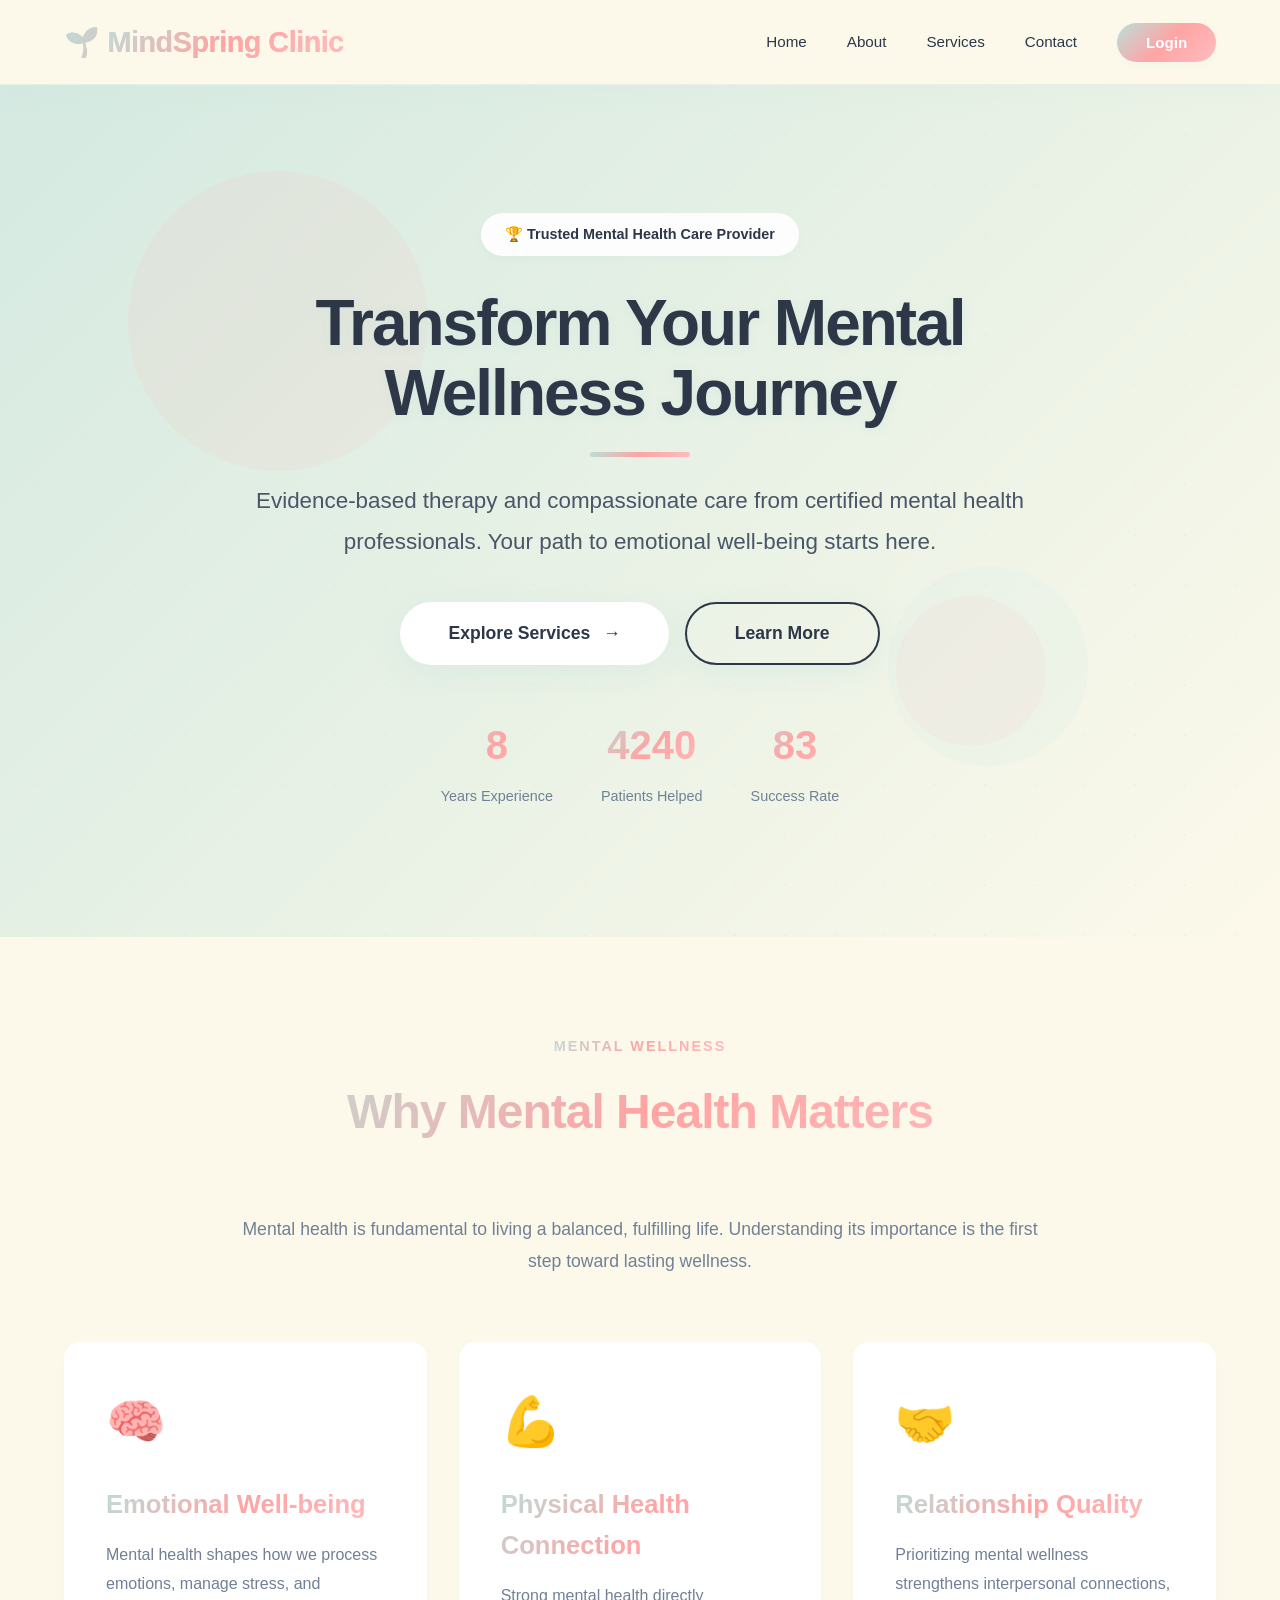
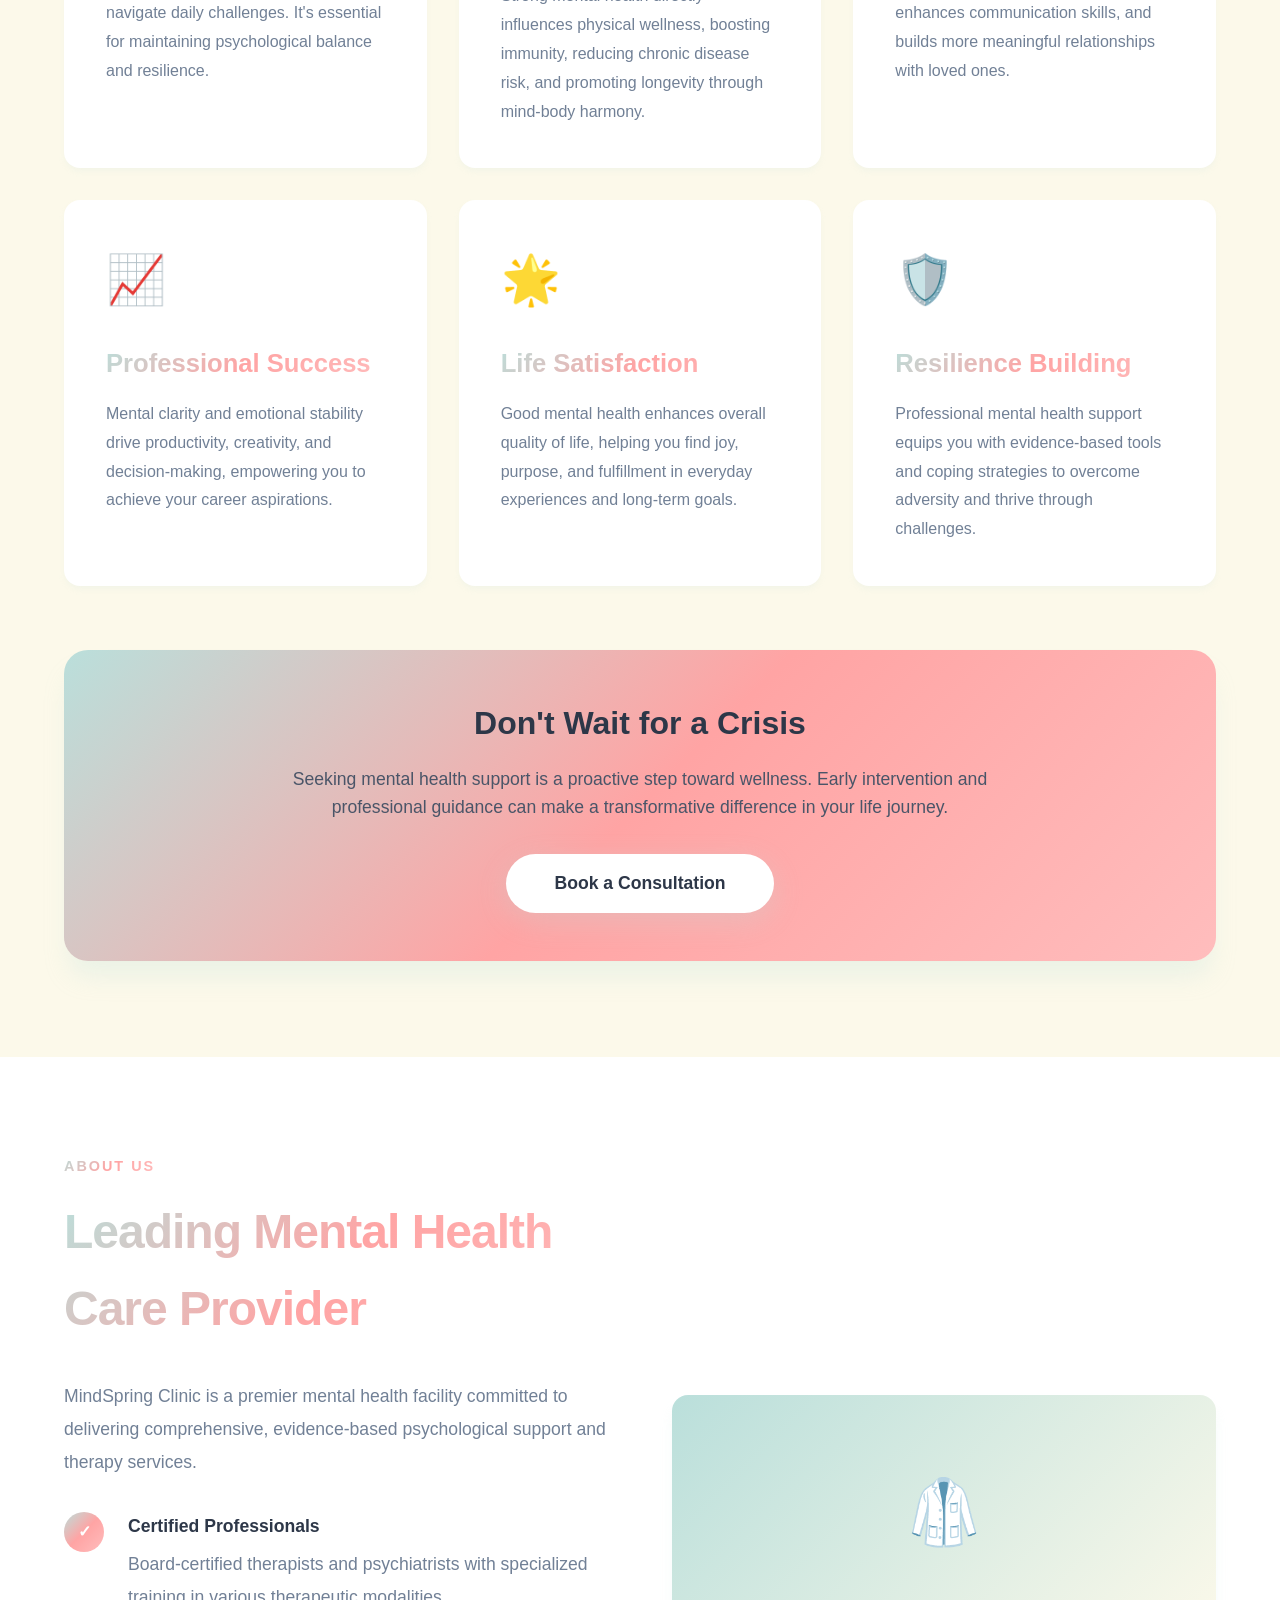
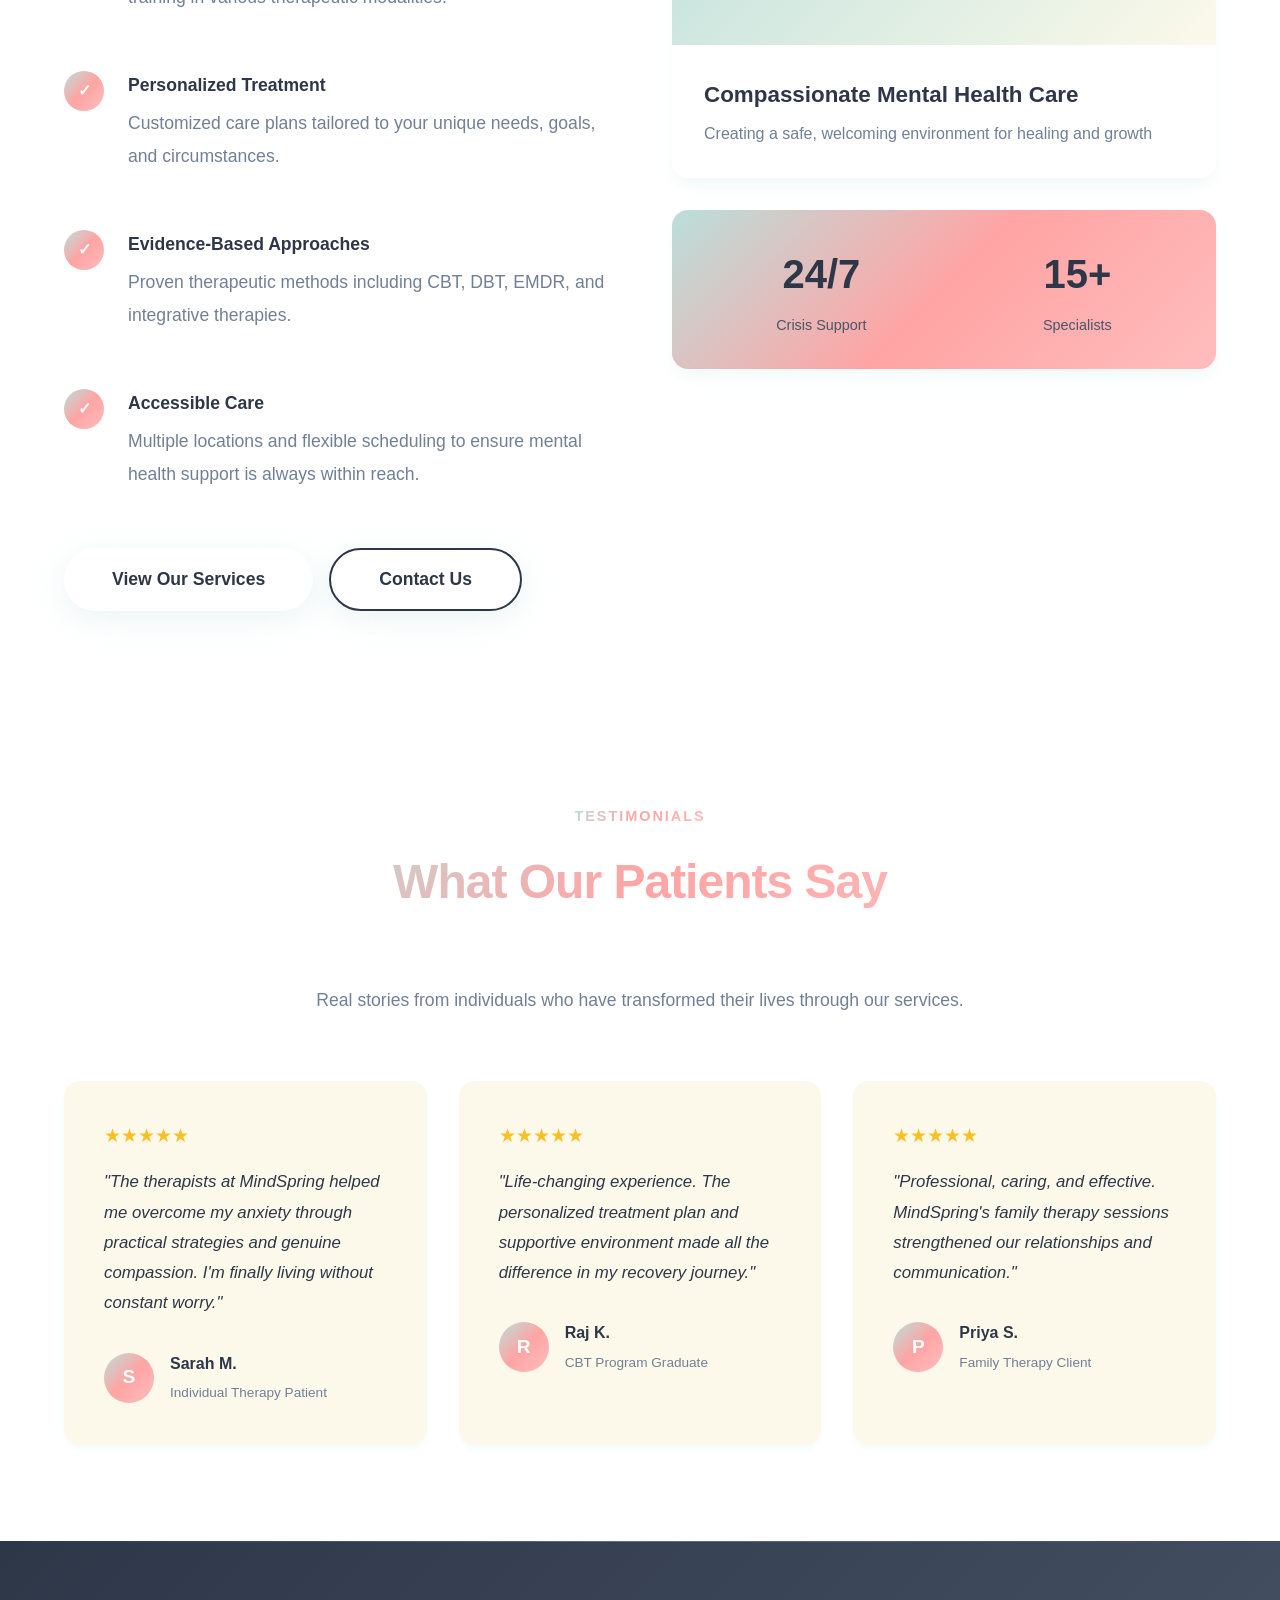
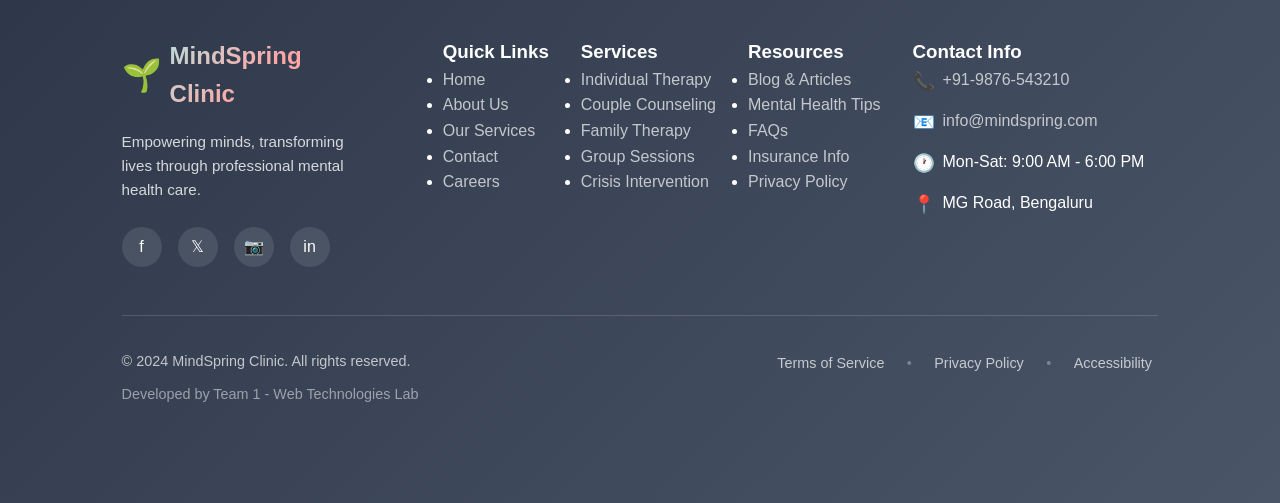
<file: index.html>
<!DOCTYPE html>
<html lang="en">
<head>
    <meta charset="UTF-8">
    <meta name="viewport" content="width=device-width, initial-scale=1.0">
    <meta name="description" content="MindSpring Clinic - Professional Mental Health and Wellness Services">
    <title>MindSpring Clinic - Professional Mental Health Services</title>
    <link rel="icon" href="data:image/svg+xml,<svg xmlns=%22http://www.w3.org/2000/svg%22 viewBox=%220 0 100 100%22><text y=%22.9em%22 font-size=%2290%22>🌱</text></svg>">
    <link rel="stylesheet" href="style.css">
    <link rel="stylesheet" href="responsive.css">
</head>
<body>
    <!-- Navigation -->
    <nav>
        <div class="nav-container">
            <a href="#home" class="logo">
                <span class="logo-icon">🌱</span>
                <span class="logo-text">MindSpring Clinic</span>
            </a>
            <button class="menu-toggle" aria-label="Toggle navigation menu">☰</button>
            <ul class="nav-links">
                <li><a href="#home">Home</a></li>
                <li><a href="#about">About</a></li>
                <li><a href="services.html">Services</a></li>
                <li><a href="contact.html">Contact</a></li>
                <li id="authButtonContainer">
                    <button class="auth-btn" onclick="openLoginModal()">
                        <span>Login</span>
                    </button>
                </li>
                <li class="user-info" id="userInfo">
                    <div class="user-avatar">
                        <span id="userInitial">U</span>
                    </div>
                    <span id="userName">Welcome</span>
                    <button class="logout-btn" onclick="logout()">Logout</button>
                </li>
            </ul>
        </div>
    </nav>

    <!-- Hero Section -->
    <section class="hero" id="home">
        <div class="hero-background">
            <div class="hero-shape shape-1"></div>
            <div class="hero-shape shape-2"></div>
            <div class="hero-shape shape-3"></div>
        </div>
        <div class="hero-container">
            <div class="hero-content">
                <div class="hero-badge">
                    <span>🏆 Trusted Mental Health Care Provider</span>
                </div>
                <h1>Transform Your Mental Wellness Journey</h1>
                <p class="hero-subtitle">Evidence-based therapy and compassionate care from certified mental health professionals. Your path to emotional well-being starts here.</p>
                <div class="hero-actions">
                    <button class="cta-btn primary" onclick="goToServices('services')">
                        Explore Services
                        <span class="btn-icon">→</span>
                    </button>
                    <button class="cta-btn secondary" onclick="scrollToSection('about')">
                        Learn More
                    </button>
                </div>
                <div class="hero-stats">
                    <div class="stat-item">
                        <span class="stat-number">10+</span>
                        <span class="stat-label">Years Experience</span>
                    </div>
                    <div class="stat-item">
                        <span class="stat-number">5000+</span>
                        <span class="stat-label">Patients Helped</span>
                    </div>
                    <div class="stat-item">
                        <span class="stat-number">98%</span>
                        <span class="stat-label">Success Rate</span>
                    </div>
                </div>
            </div>
        </div>
    </section>

    <!-- Why Mental Health Matters -->
    <section class="importance-section">
        <div class="section-container">
            <div class="section-header">
                <span class="section-label">Mental Wellness</span>
                <h2 class="section-title">Why Mental Health Matters</h2>
                <p class="section-description">Mental health is fundamental to living a balanced, fulfilling life. Understanding its importance is the first step toward lasting wellness.</p>
            </div>
            
            <div class="importance-grid">
                <div class="importance-card" data-aos="fade-up" data-delay="0">
                    <div class="card-icon">
                        <span>🧠</span>
                    </div>
                    <h3>Emotional Well-being</h3>
                    <p>Mental health shapes how we process emotions, manage stress, and navigate daily challenges. It's essential for maintaining psychological balance and resilience.</p>
                </div>

                <div class="importance-card" data-aos="fade-up" data-delay="100">
                    <div class="card-icon">
                        <span>💪</span>
                    </div>
                    <h3>Physical Health Connection</h3>
                    <p>Strong mental health directly influences physical wellness, boosting immunity, reducing chronic disease risk, and promoting longevity through mind-body harmony.</p>
                </div>

                <div class="importance-card" data-aos="fade-up" data-delay="200">
                    <div class="card-icon">
                        <span>🤝</span>
                    </div>
                    <h3>Relationship Quality</h3>
                    <p>Prioritizing mental wellness strengthens interpersonal connections, enhances communication skills, and builds more meaningful relationships with loved ones.</p>
                </div>

                <div class="importance-card" data-aos="fade-up" data-delay="0">
                    <div class="card-icon">
                        <span>📈</span>
                    </div>
                    <h3>Professional Success</h3>
                    <p>Mental clarity and emotional stability drive productivity, creativity, and decision-making, empowering you to achieve your career aspirations.</p>
                </div>

                <div class="importance-card" data-aos="fade-up" data-delay="100">
                    <div class="card-icon">
                        <span>🌟</span>
                    </div>
                    <h3>Life Satisfaction</h3>
                    <p>Good mental health enhances overall quality of life, helping you find joy, purpose, and fulfillment in everyday experiences and long-term goals.</p>
                </div>

                <div class="importance-card" data-aos="fade-up" data-delay="200">
                    <div class="card-icon">
                        <span>🛡️</span>
                    </div>
                    <h3>Resilience Building</h3>
                    <p>Professional mental health support equips you with evidence-based tools and coping strategies to overcome adversity and thrive through challenges.</p>
                </div>
            </div>

            <div class="cta-banner">
                <div class="cta-banner-content">
                    <h3>Don't Wait for a Crisis</h3>
                    <p>Seeking mental health support is a proactive step toward wellness. Early intervention and professional guidance can make a transformative difference in your life journey.</p>
                    <button class="cta-btn primary" onclick="goToServices()">
                        Book a Consultation
                    </button>
                </div>
            </div>
        </div>
    </section>

    <!-- About MindSpring Clinic -->
    <section class="clinic-summary" id="about">
        <div class="summary-container">
            <div class="summary-content">
                <div class="summary-text">
                    <span class="section-label">About Us</span>
                    <h2>Leading Mental Health Care Provider</h2>
                    <p class="lead-text">MindSpring Clinic is a premier mental health facility committed to delivering comprehensive, evidence-based psychological support and therapy services.</p>
                    
                    <div class="feature-list">
                        <div class="feature-item">
                            <div class="feature-icon">✓</div>
                            <div class="feature-content">
                                <h4>Certified Professionals</h4>
                                <p>Board-certified therapists and psychiatrists with specialized training in various therapeutic modalities.</p>
                            </div>
                        </div>
                        <div class="feature-item">
                            <div class="feature-icon">✓</div>
                            <div class="feature-content">
                                <h4>Personalized Treatment</h4>
                                <p>Customized care plans tailored to your unique needs, goals, and circumstances.</p>
                            </div>
                        </div>
                        <div class="feature-item">
                            <div class="feature-icon">✓</div>
                            <div class="feature-content">
                                <h4>Evidence-Based Approaches</h4>
                                <p>Proven therapeutic methods including CBT, DBT, EMDR, and integrative therapies.</p>
                            </div>
                        </div>
                        <div class="feature-item">
                            <div class="feature-icon">✓</div>
                            <div class="feature-content">
                                <h4>Accessible Care</h4>
                                <p>Multiple locations and flexible scheduling to ensure mental health support is always within reach.</p>
                            </div>
                        </div>
                    </div>

                    <div class="summary-actions">
                        <button class="cta-btn primary" onclick="goToServices('services')">
                            View Our Services
                        </button>
                        <button class="cta-btn secondary" onclick="goToContact('contact')">
                            Contact Us
                        </button>
                    </div>
                </div>

                <div class="summary-visual">
                    <div class="visual-card main-card">
                        <div class="card-image">
                            <div class="image-placeholder">
                                <span class="placeholder-icon">🥼</span>
                            </div>
                        </div>
                        <div class="card-content">
                            <h3>Compassionate Mental Health Care</h3>
                            <p>Creating a safe, welcoming environment for healing and growth</p>
                        </div>
                    </div>
                    
                    <div class="visual-card accent-card">
                        <div class="accent-content">
                            <div class="accent-stat">
                                <span class="accent-number">24/7</span>
                                <span class="accent-label">Crisis Support</span>
                            </div>
                            <div class="accent-stat">
                                <span class="accent-number">15+</span>
                                <span class="accent-label">Specialists</span>
                            </div>
                        </div>
                    </div>
                </div>
            </div>
        </div>
    </section>

    <!-- Testimonials Section -->
    <section class="testimonials-section">
        <div class="section-container">
            <div class="section-header">
                <span class="section-label">Testimonials</span>
                <h2 class="section-title">What Our Patients Say</h2>
                <p class="section-description">Real stories from individuals who have transformed their lives through our services.</p>
            </div>

            <div class="testimonials-grid">
                <div class="testimonial-card">
                    <div class="testimonial-rating">★★★★★</div>
                    <p class="testimonial-text">"The therapists at MindSpring helped me overcome my anxiety through practical strategies and genuine compassion. I'm finally living without constant worry."</p>
                    <div class="testimonial-author">
                        <div class="author-avatar">S</div>
                        <div class="author-info">
                            <h4>Sarah M.</h4>
                            <span>Individual Therapy Patient</span>
                        </div>
                    </div>
                </div>

                <div class="testimonial-card">
                    <div class="testimonial-rating">★★★★★</div>
                    <p class="testimonial-text">"Life-changing experience. The personalized treatment plan and supportive environment made all the difference in my recovery journey."</p>
                    <div class="testimonial-author">
                        <div class="author-avatar">R</div>
                        <div class="author-info">
                            <h4>Raj K.</h4>
                            <span>CBT Program Graduate</span>
                        </div>
                    </div>
                </div>

                <div class="testimonial-card">
                    <div class="testimonial-rating">★★★★★</div>
                    <p class="testimonial-text">"Professional, caring, and effective. MindSpring's family therapy sessions strengthened our relationships and communication."</p>
                    <div class="testimonial-author">
                        <div class="author-avatar">P</div>
                        <div class="author-info">
                            <h4>Priya S.</h4>
                            <span>Family Therapy Client</span>
                        </div>
                    </div>
                </div>
            </div>
        </div>
    </section>



    <!-- Footer -->
    <footer>
        <div class="footer-container">
            <div class="footer-main">
                <div class="footer-brand">
                    <a href="#" class="footer-logo">
                        <span class="logo-icon">🌱</span>
                        <span class="logo-text">MindSpring Clinic</span>
                    </a>
                    <p class="footer-tagline">Empowering minds, transforming lives through professional mental health care.</p>
                    <div class="footer-social">
                        <a href="https://facebook.com" target="_blank" class="social-link" aria-label="Facebook">
                            <span>f</span>
                        </a>
                        <a href="https://twitter.com" target="_blank" class="social-link" aria-label="Twitter">
                            <span>𝕏</span>
                        </a>
                        <a href="https://instagram.com" target="_blank" class="social-link" aria-label="Instagram">
                            <span>📷</span>
                        </a>
                        <a href="https://linkedin.com" target="_blank" class="social-link" aria-label="LinkedIn">
                            <span>in</span>
                        </a>
                    </div>
                </div>

                <div class="footer-links">
                    <div class="footer-section">
                        <h3>Quick Links</h3>
                        <ul>
                            <li><a href="#home">Home</a></li>
                            <li><a href="#about">About Us</a></li>
                            <li><a href="services.html">Our Services</a></li>
                            <li><a href="contact.html">Contact</a></li>
                            <li><a href="#">Careers</a></li>
                        </ul>
                    </div>

                    <div class="footer-section">
                        <h3>Services</h3>
                        <ul>
                            <li><a href="services.html">Individual Therapy</a></li>
                            <li><a href="services.html">Couple Counseling</a></li>
                            <li><a href="services.html">Family Therapy</a></li>
                            <li><a href="services.html">Group Sessions</a></li>
                            <li><a href="services.html">Crisis Intervention</a></li>
                        </ul>
                    </div>

                    <div class="footer-section">
                        <h3>Resources</h3>
                        <ul>
                            <li><a href="#">Blog & Articles</a></li>
                            <li><a href="#">Mental Health Tips</a></li>
                            <li><a href="#">FAQs</a></li>
                            <li><a href="#">Insurance Info</a></li>
                            <li><a href="#">Privacy Policy</a></li>
                        </ul>
                    </div>

                    <div class="footer-section">
                        <h3>Contact Info</h3>
                        <ul class="contact-info">
                            <li>
                                <span class="contact-icon">📞</span>
                                <a href="tel:+919876543210">+91-9876-543210</a>
                            </li>
                            <li>
                                <span class="contact-icon">📧</span>
                                <a href="mailto:info@mindspring.com">info@mindspring.com</a>
                            </li>
                            <li>
                                <span class="contact-icon">🕐</span>
                                <span>Mon-Sat: 9:00 AM - 6:00 PM</span>
                            </li>
                            <li>
                                <span class="contact-icon">📍</span>
                                <span>MG Road, Bengaluru</span>
                            </li>
                        </ul>
                    </div>
                </div>
            </div>

            <div class="footer-bottom">
                <div class="footer-bottom-content">
                    <p>&copy; 2024 MindSpring Clinic. All rights reserved.</p>
                    <div class="footer-legal">
                        <a href="#">Terms of Service</a>
                        <span>•</span>
                        <a href="#">Privacy Policy</a>
                        <span>•</span>
                        <a href="#">Accessibility</a>
                    </div>
                </div>
                <p class="footer-credit">Developed by Team 1 - Web Technologies Lab</p>
            </div>
        </div>
    </footer>

    <!-- Login/Signup Modal -->
    <div id="loginModal" class="modal">
        <div class="modal-overlay" onclick="closeModal()"></div>
        <div class="modal-content">
            <button class="close" onclick="closeModal()" aria-label="Close modal">&times;</button>
            
            <div class="modal-header">
                <h2 id="modalTitle">Welcome Back</h2>
                <p id="modalSubtitle">Sign in to access your account</p>
            </div>

            <form id="authForm" onsubmit="handleAuth(event)">
                <div class="form-group" id="nameGroup" style="display: none;">
                    <label for="name">Full Name</label>
                    <input type="text" id="name" placeholder="Enter your full name" autocomplete="name">
                </div>

                <div class="form-group">
                    <label for="email">Email Address</label>
                    <input type="email" id="email" placeholder="Enter your email" required autocomplete="email">
                </div>

                <div class="form-group">
                    <label for="password">Password</label>
                    <input type="password" id="password" placeholder="Enter your password" required autocomplete="current-password">
                </div>

                <div class="form-group" id="confirmPasswordGroup" style="display: none;">
                    <label for="confirmPassword">Confirm Password</label>
                    <input type="password" id="confirmPassword" placeholder="Confirm your password" autocomplete="new-password">
                </div>

                <button type="submit" class="submit-btn" id="submitBtn">
                    <span id="submitBtnText">Sign In</span>
                </button>
            </form>

            <div class="switch-auth">
                <span id="switchText">Don't have an account?</span>
                <a href="#" onclick="toggleAuthMode(event)" id="switchLink">Sign Up</a><br>
                <span>Admin</span>
                <a href="admin_login.php">Login</a>
            </div>
        </div>
    </div>

    <script src="script.js"></script>
</body>
</html>
</file>
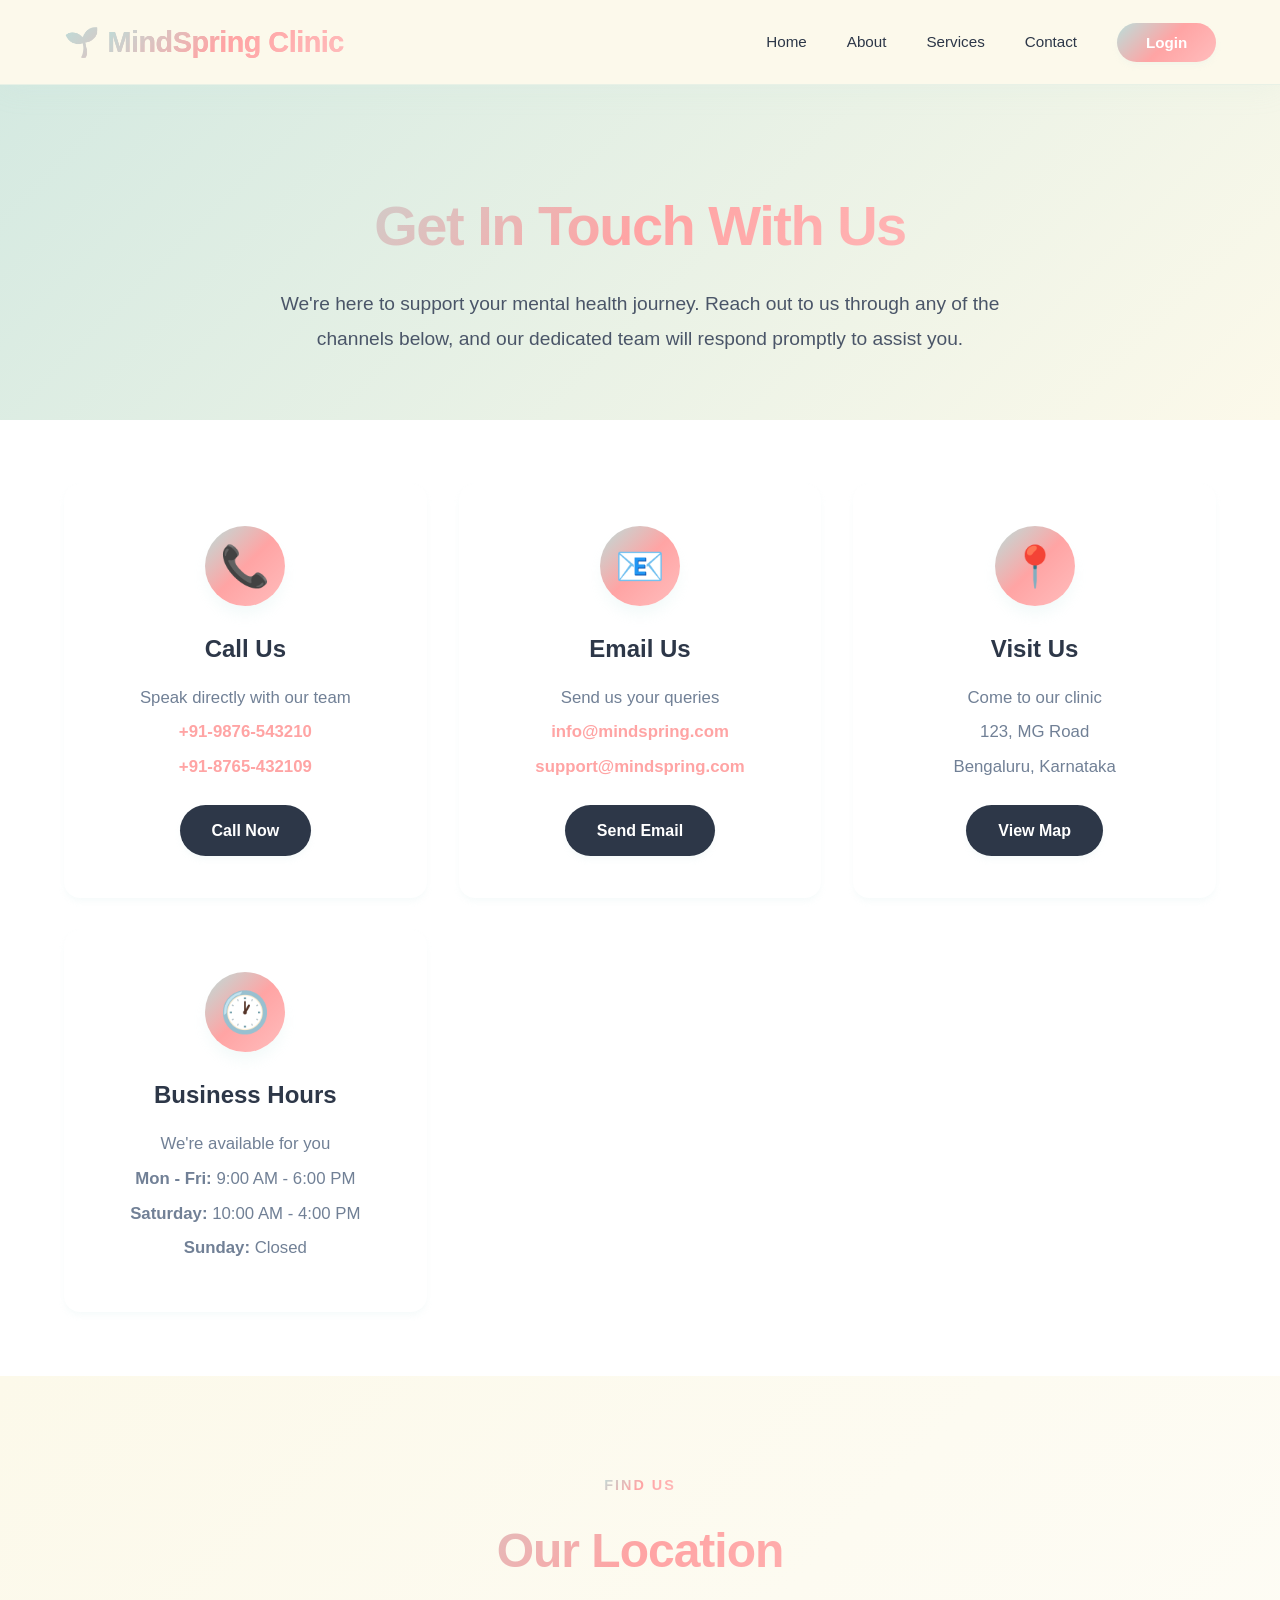
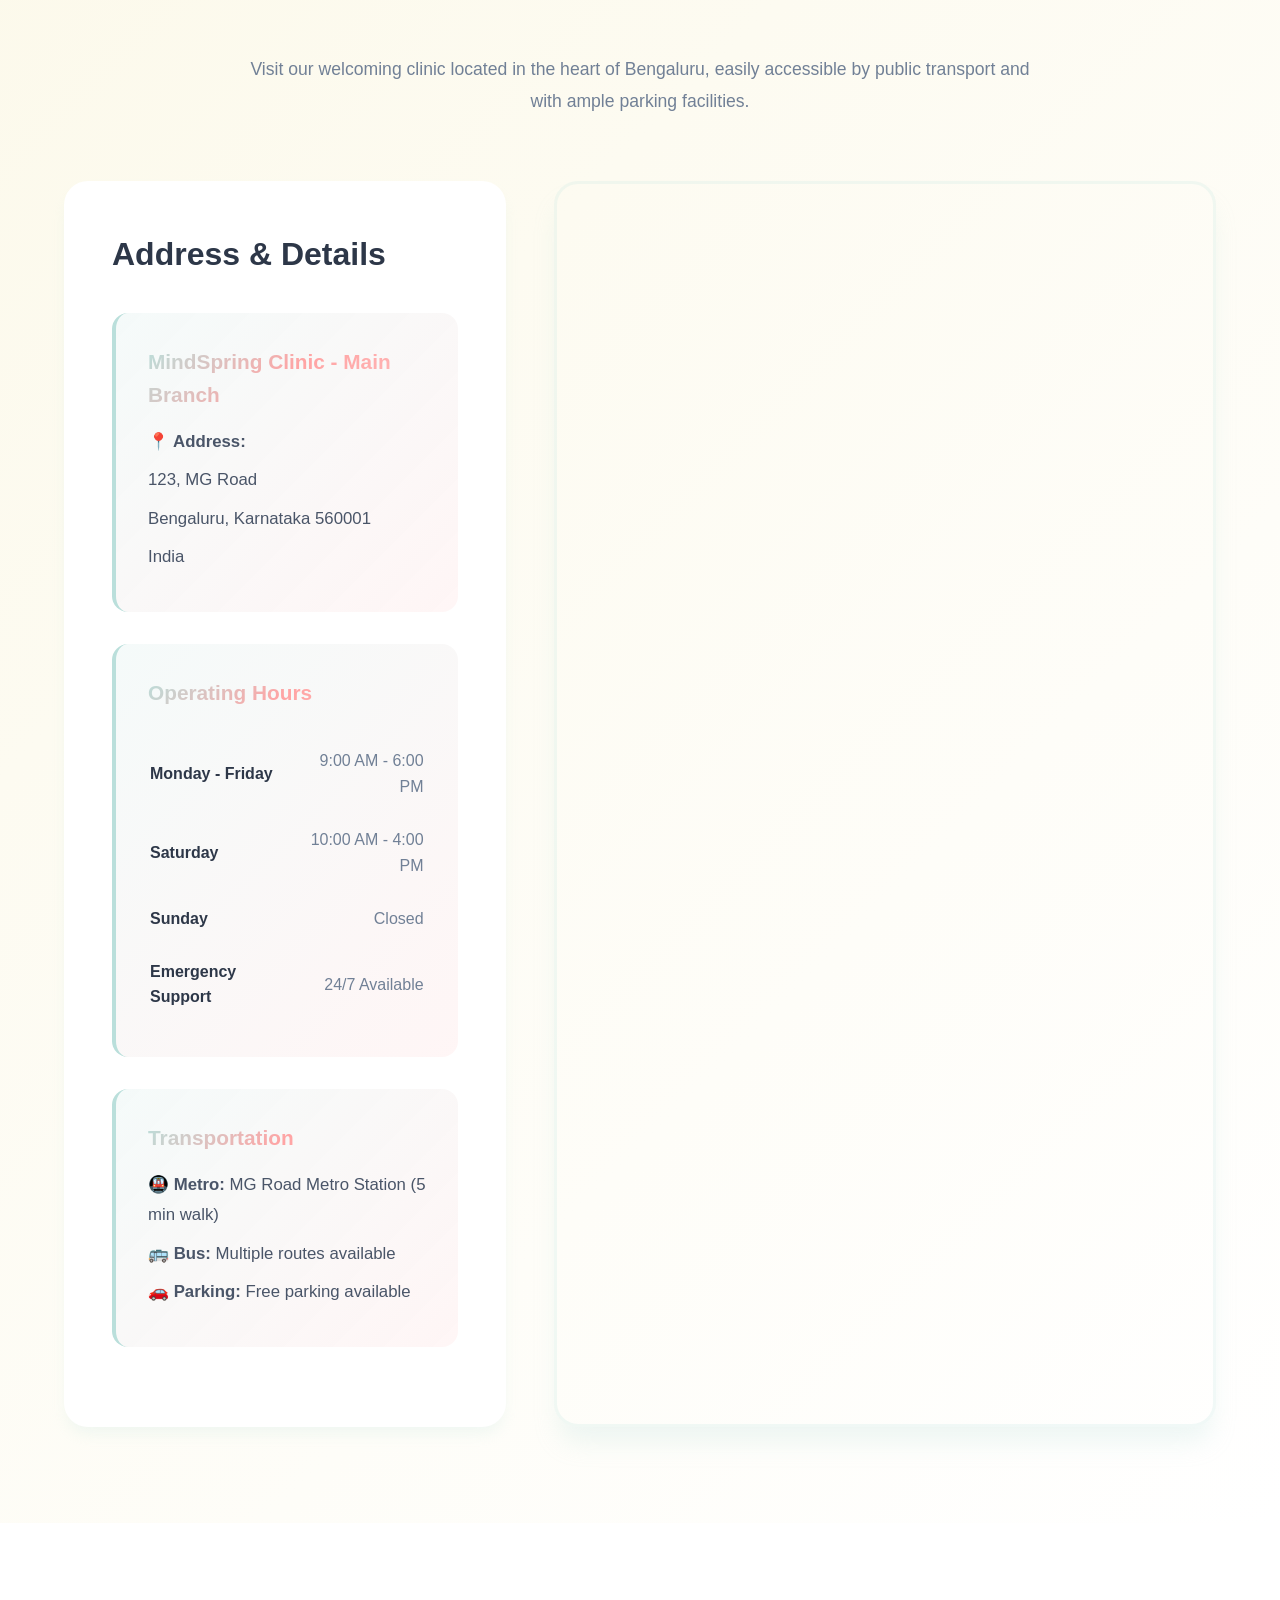
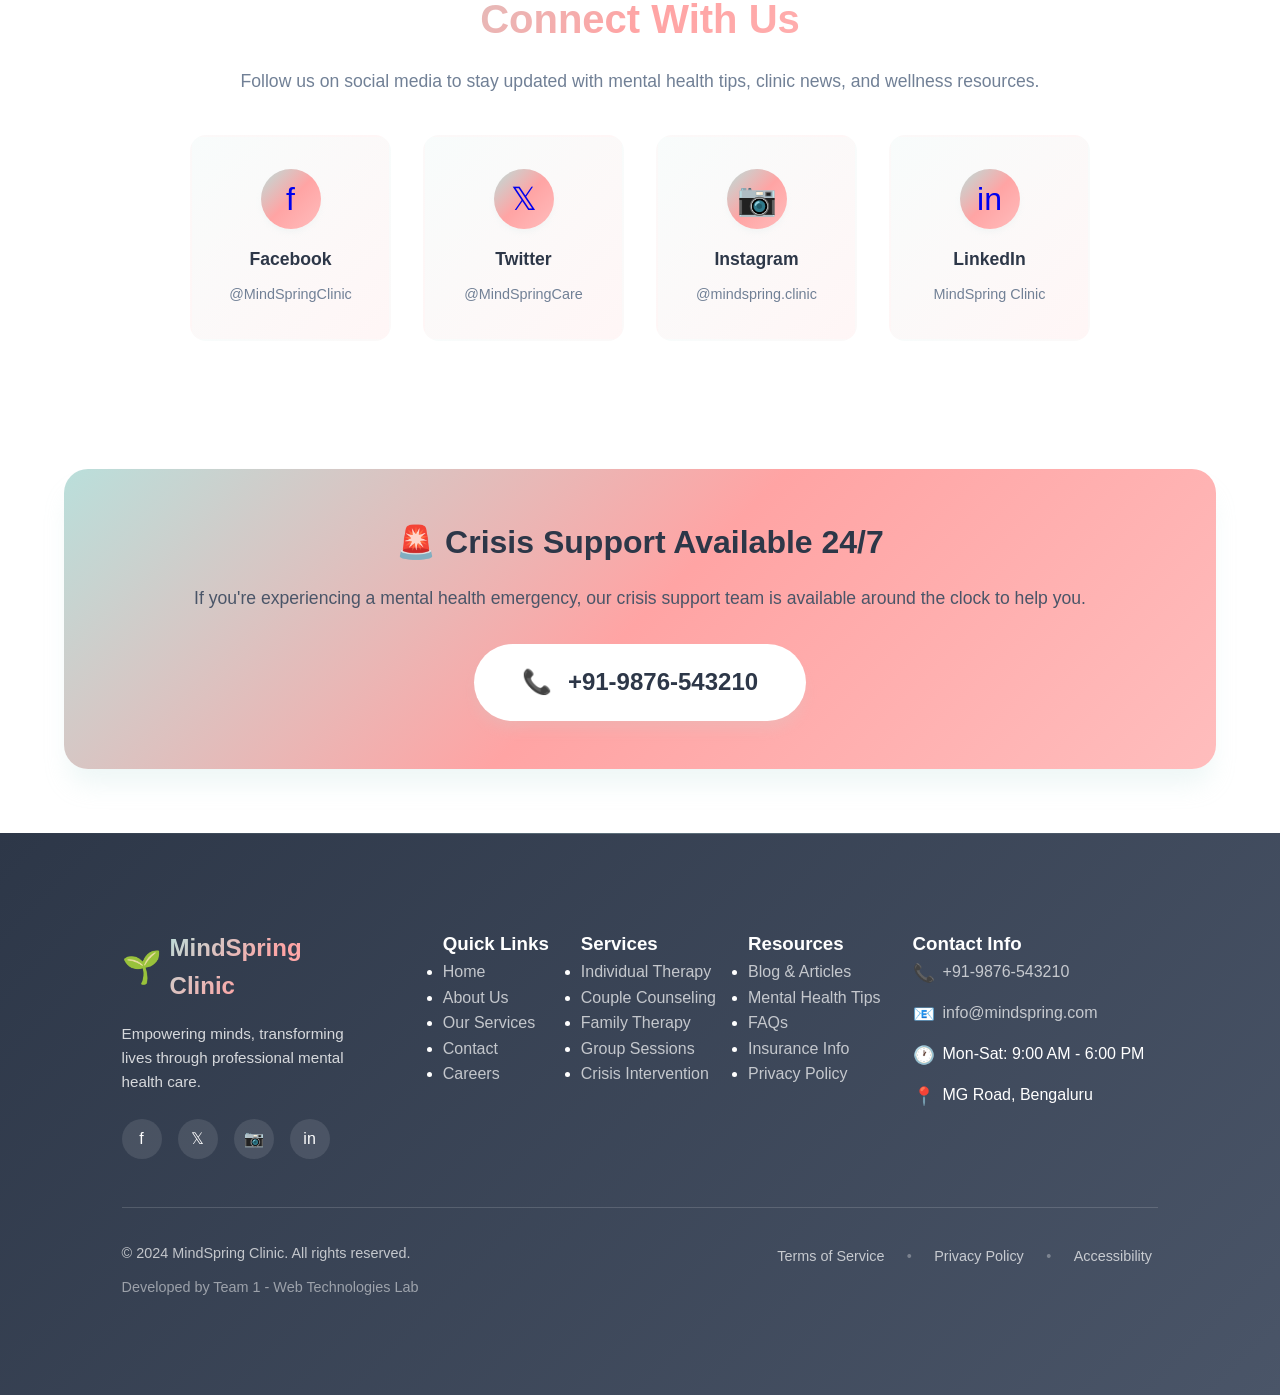
<file: contact.html>
<!DOCTYPE html>
<html lang="en">
<head>
    <meta charset="UTF-8">
    <meta name="viewport" content="width=device-width, initial-scale=1.0">
    <meta name="description" content="Contact MindSpring Clinic - Get in touch for mental health support and wellness services">
    <title>Contact Us - MindSpring Clinic</title>
    <link rel="icon" href="data:image/svg+xml,<svg xmlns=%22http://www.w3.org/2000/svg%22 viewBox=%220 0 100 100%22><text y=%22.9em%22 font-size=%2290%22>🌱</text></svg>">
    <link rel="stylesheet" href="style.css">
    <link rel="stylesheet" href="responsive.css">
    <link rel="stylesheet" href="contact.css">
</head>
<body>
    <!-- Navigation -->
    <nav>
        <div class="nav-container">
            <a href="index.html" class="logo">
                <span class="logo-icon">🌱</span>
                <span class="logo-text">MindSpring Clinic</span>
            </a>
            <button class="menu-toggle" aria-label="Toggle navigation menu">☰</button>
            <ul class="nav-links">
                <li><a href="index.html">Home</a></li>
                <li><a href="index.html#about">About</a></li>
                <li><a href="services.html">Services</a></li>
                <li><a href="contact.html">Contact</a></li>
                <li id="authButtonContainer">
                    <button class="auth-btn" onclick="openLoginModal()">
                        <span>Login</span>
                    </button>
                </li>
                <li class="user-info" id="userInfo">
                    <div class="user-avatar">
                        <span id="userInitial">U</span>
                    </div>
                    <span id="userName">Welcome</span>
                    <button class="logout-btn" onclick="logout()">Logout</button>
                </li>
            </ul>
        </div>
    </nav>

    <!-- Contact Hero -->
    <section class="contact-hero">
        <div class="contact-hero-content">
            <h1>Get In Touch With Us</h1>
            <p>We're here to support your mental health journey. Reach out to us through any of the channels below, and our dedicated team will respond promptly to assist you.</p>
        </div>
    </section>

    <!-- Quick Contact Cards -->
    <section class="quick-contact-section">
        <div class="quick-contact-grid">
            <!-- Phone Card -->
            <div class="quick-contact-card">
                <div class="quick-contact-icon">📞</div>
                <h3>Call Us</h3>
                <p>Speak directly with our team</p>
                <p><a href="tel:+919876543210">+91-9876-543210</a></p>
                <p><a href="tel:+918765432109">+91-8765-432109</a></p>
                <a href="tel:+919876543210" class="contact-action-btn">Call Now</a>
            </div>

            <!-- Email Card -->
            <div class="quick-contact-card">
                <div class="quick-contact-icon">📧</div>
                <h3>Email Us</h3>
                <p>Send us your queries</p>
                <p><a href="mailto:info@mindspring.com">info@mindspring.com</a></p>
                <p><a href="mailto:support@mindspring.com">support@mindspring.com</a></p>
                <a href="mailto:info@mindspring.com" class="contact-action-btn">Send Email</a>
            </div>

            <!-- Visit Card -->
            <div class="quick-contact-card">
                <div class="quick-contact-icon">📍</div>
                <h3>Visit Us</h3>
                <p>Come to our clinic</p>
                <p>123, MG Road</p>
                <p>Bengaluru, Karnataka</p>
                <a href="#location" class="contact-action-btn">View Map</a>
            </div>

            <!-- Hours Card -->
            <div class="quick-contact-card">
                <div class="quick-contact-icon">🕐</div>
                <h3>Business Hours</h3>
                <p>We're available for you</p>
                <p><strong>Mon - Fri:</strong> 9:00 AM - 6:00 PM</p>
                <p><strong>Saturday:</strong> 10:00 AM - 4:00 PM</p>
                <p><strong>Sunday:</strong> Closed</p>
            </div>
        </div>
    </section>

    <!-- Location Section -->
    <section class="location-section" id="location">
        <div class="location-container">
            <div class="section-header">
                <span class="section-label">Find Us</span>
                <h2 class="section-title">Our Location</h2>
                <p class="section-description">Visit our welcoming clinic located in the heart of Bengaluru, easily accessible by public transport and with ample parking facilities.</p>
            </div>

            <div class="location-grid">
                <!-- Location Details -->
                <div class="location-details">
                    <h3>Address & Details</h3>
                    
                    <div class="address-block">
                        <h4>MindSpring Clinic - Main Branch</h4>
                        <p><strong>📍 Address:</strong></p>
                        <p>123, MG Road</p>
                        <p>Bengaluru, Karnataka 560001</p>
                        <p>India</p>
                    </div>

                    <div class="address-block">
                        <h4>Operating Hours</h4>
                        <table class="hours-table">
                            <tr>
                                <td>Monday - Friday</td>
                                <td>9:00 AM - 6:00 PM</td>
                            </tr>
                            <tr>
                                <td>Saturday</td>
                                <td>10:00 AM - 4:00 PM</td>
                            </tr>
                            <tr>
                                <td>Sunday</td>
                                <td>Closed</td>
                            </tr>
                            <tr>
                                <td>Emergency Support</td>
                                <td>24/7 Available</td>
                            </tr>
                        </table>
                    </div>

                    <div class="address-block">
                        <h4>Transportation</h4>
                        <p><strong>🚇 Metro:</strong> MG Road Metro Station (5 min walk)</p>
                        <p><strong>🚌 Bus:</strong> Multiple routes available</p>
                        <p><strong>🚗 Parking:</strong> Free parking available</p>
                    </div>
                </div>

                <!-- Map -->
                <div class="map-wrapper">
                    <iframe 
                        src="https://www.google.com/maps/embed?pb=!1m18!1m12!1m3!1d3887.6577098788743!2d77.6245471!3d12.9351929!2m3!1f0!2f0!3f0!3m2!1i1024!2i768!4f13.1!3m3!1m2!1s0x3bae1555555555%3A0x123456789!2sMG%20Road%2C%20Bengaluru%2C%20Karnataka!5e0!3m2!1sen!2sin!4v1234567890" 
                        width="100%" 
                        height="100%" 
                        style="border:0;" 
                        allowfullscreen="" 
                        loading="lazy" 
                        referrerpolicy="no-referrer-when-downgrade">
                    </iframe>
                </div>
            </div>
        </div>
    </section>

    <!-- Social Media Section -->
    <section class="social-connect-section">
        <div class="social-connect-container">
            <h2>Connect With Us</h2>
            <p>Follow us on social media to stay updated with mental health tips, clinic news, and wellness resources.</p>
            
            <div class="social-grid">
                <div class="social-card">
                    <a href="https://facebook.com" target="_blank">
                        <div class="social-card-icon">f</div>
                        <h4>Facebook</h4>
                        <span>@MindSpringClinic</span>
                    </a>
                </div>

                <div class="social-card">
                    <a href="https://twitter.com" target="_blank">
                        <div class="social-card-icon">𝕏</div>
                        <h4>Twitter</h4>
                        <span>@MindSpringCare</span>
                    </a>
                </div>

                <div class="social-card">
                    <a href="https://instagram.com" target="_blank">
                        <div class="social-card-icon">📷</div>
                        <h4>Instagram</h4>
                        <span>@mindspring.clinic</span>
                    </a>
                </div>

                <div class="social-card">
                    <a href="https://linkedin.com" target="_blank">
                        <div class="social-card-icon">in</div>
                        <h4>LinkedIn</h4>
                        <span>MindSpring Clinic</span>
                    </a>
                </div>
            </div>
        </div>
    </section>

    <!-- Emergency Contact Banner -->
    <div class="emergency-banner">
        <h3>🚨 Crisis Support Available 24/7</h3>
        <p>If you're experiencing a mental health emergency, our crisis support team is available around the clock to help you.</p>
        <a href="tel:+919876543210" class="emergency-phone">
            <span>📞</span>
            <span>+91-9876-543210</span>
        </a>
    </div>

    <!-- Footer -->
    <footer>
        <div class="footer-container">
            <div class="footer-main">
                <div class="footer-brand">
                    <a href="index.html" class="footer-logo">
                        <span class="logo-icon">🌱</span>
                        <span class="logo-text">MindSpring Clinic</span>
                    </a>
                    <p class="footer-tagline">Empowering minds, transforming lives through professional mental health care.</p>
                    <div class="footer-social">
                        <a href="https://facebook.com" target="_blank" class="social-link" aria-label="Facebook">
                            <span>f</span>
                        </a>
                        <a href="https://twitter.com" target="_blank" class="social-link" aria-label="Twitter">
                            <span>𝕏</span>
                        </a>
                        <a href="https://instagram.com" target="_blank" class="social-link" aria-label="Instagram">
                            <span>📷</span>
                        </a>
                        <a href="https://linkedin.com" target="_blank" class="social-link" aria-label="LinkedIn">
                            <span>in</span>
                        </a>
                    </div>
                </div>

                <div class="footer-links">
                    <div class="footer-section">
                        <h3>Quick Links</h3>
                        <ul>
                            <li><a href="index.html">Home</a></li>
                            <li><a href="index.html#about">About Us</a></li>
                            <li><a href="services.html">Our Services</a></li>
                            <li><a href="contact.html">Contact</a></li>
                            <li><a href="#">Careers</a></li>
                        </ul>
                    </div>

                    <div class="footer-section">
                        <h3>Services</h3>
                        <ul>
                            <li><a href="services.html">Individual Therapy</a></li>
                            <li><a href="services.html">Couple Counseling</a></li>
                            <li><a href="services.html">Family Therapy</a></li>
                            <li><a href="services.html">Group Sessions</a></li>
                            <li><a href="services.html">Crisis Intervention</a></li>
                        </ul>
                    </div>

                    <div class="footer-section">
                        <h3>Resources</h3>
                        <ul>
                            <li><a href="#">Blog & Articles</a></li>
                            <li><a href="#">Mental Health Tips</a></li>
                            <li><a href="#">FAQs</a></li>
                            <li><a href="#">Insurance Info</a></li>
                            <li><a href="#">Privacy Policy</a></li>
                        </ul>
                    </div>

                    <div class="footer-section">
                        <h3>Contact Info</h3>
                        <ul class="contact-info">
                            <li>
                                <span class="contact-icon">📞</span>
                                <a href="tel:+919876543210">+91-9876-543210</a>
                            </li>
                            <li>
                                <span class="contact-icon">📧</span>
                                <a href="mailto:info@mindspring.com">info@mindspring.com</a>
                            </li>
                            <li>
                                <span class="contact-icon">🕐</span>
                                <span>Mon-Sat: 9:00 AM - 6:00 PM</span>
                            </li>
                            <li>
                                <span class="contact-icon">📍</span>
                                <span>MG Road, Bengaluru</span>
                            </li>
                        </ul>
                    </div>
                </div>
            </div>

            <div class="footer-bottom">
                <div class="footer-bottom-content">
                    <p>&copy; 2024 MindSpring Clinic. All rights reserved.</p>
                    <div class="footer-legal">
                        <a href="#">Terms of Service</a>
                        <span>•</span>
                        <a href="#">Privacy Policy</a>
                        <span>•</span>
                        <a href="#">Accessibility</a>
                    </div>
                </div>
                <p class="footer-credit">Developed by Team 1 - Web Technologies Lab</p>
            </div>
        </div>
    </footer>

    <!-- Login/Signup Modal -->
    <div id="loginModal" class="modal">
        <div class="modal-overlay" onclick="closeModal()"></div>
        <div class="modal-content">
            <button class="close" onclick="closeModal()" aria-label="Close modal">&times;</button>
            
            <div class="modal-header">
                <h2 id="modalTitle">Welcome Back</h2>
                <p id="modalSubtitle">Sign in to access your account</p>
            </div>

            <form id="authForm" onsubmit="handleAuth(event)">
                <div class="form-group" id="nameGroup" style="display: none;">
                    <label for="name">Full Name</label>
                    <input type="text" id="name" placeholder="Enter your full name" autocomplete="name">
                </div>

                <div class="form-group">
                    <label for="email">Email Address</label>
                    <input type="email" id="email" placeholder="Enter your email" required autocomplete="email">
                </div>

                <div class="form-group">
                    <label for="password">Password</label>
                    <input type="password" id="password" placeholder="Enter your password" required autocomplete="current-password">
                </div>

                <div class="form-group" id="confirmPasswordGroup" style="display: none;">
                    <label for="confirmPassword">Confirm Password</label>
                    <input type="password" id="confirmPassword" placeholder="Confirm your password" autocomplete="new-password">
                </div>

                <button type="submit" class="submit-btn" id="submitBtn">
                    <span id="submitBtnText">Sign In</span>
                </button>
            </form>

            <div class="switch-auth">
                <span id="switchText">Don't have an account?</span>
                <a href="#" onclick="toggleAuthMode(event)" id="switchLink">Sign Up</a><br>
                  <span>Admin</span>
                <a href="admin_login.php">Login</a>
            </div>
        </div>
    </div>

    <script src="script.js"></script>
</body>
</html>
</file>
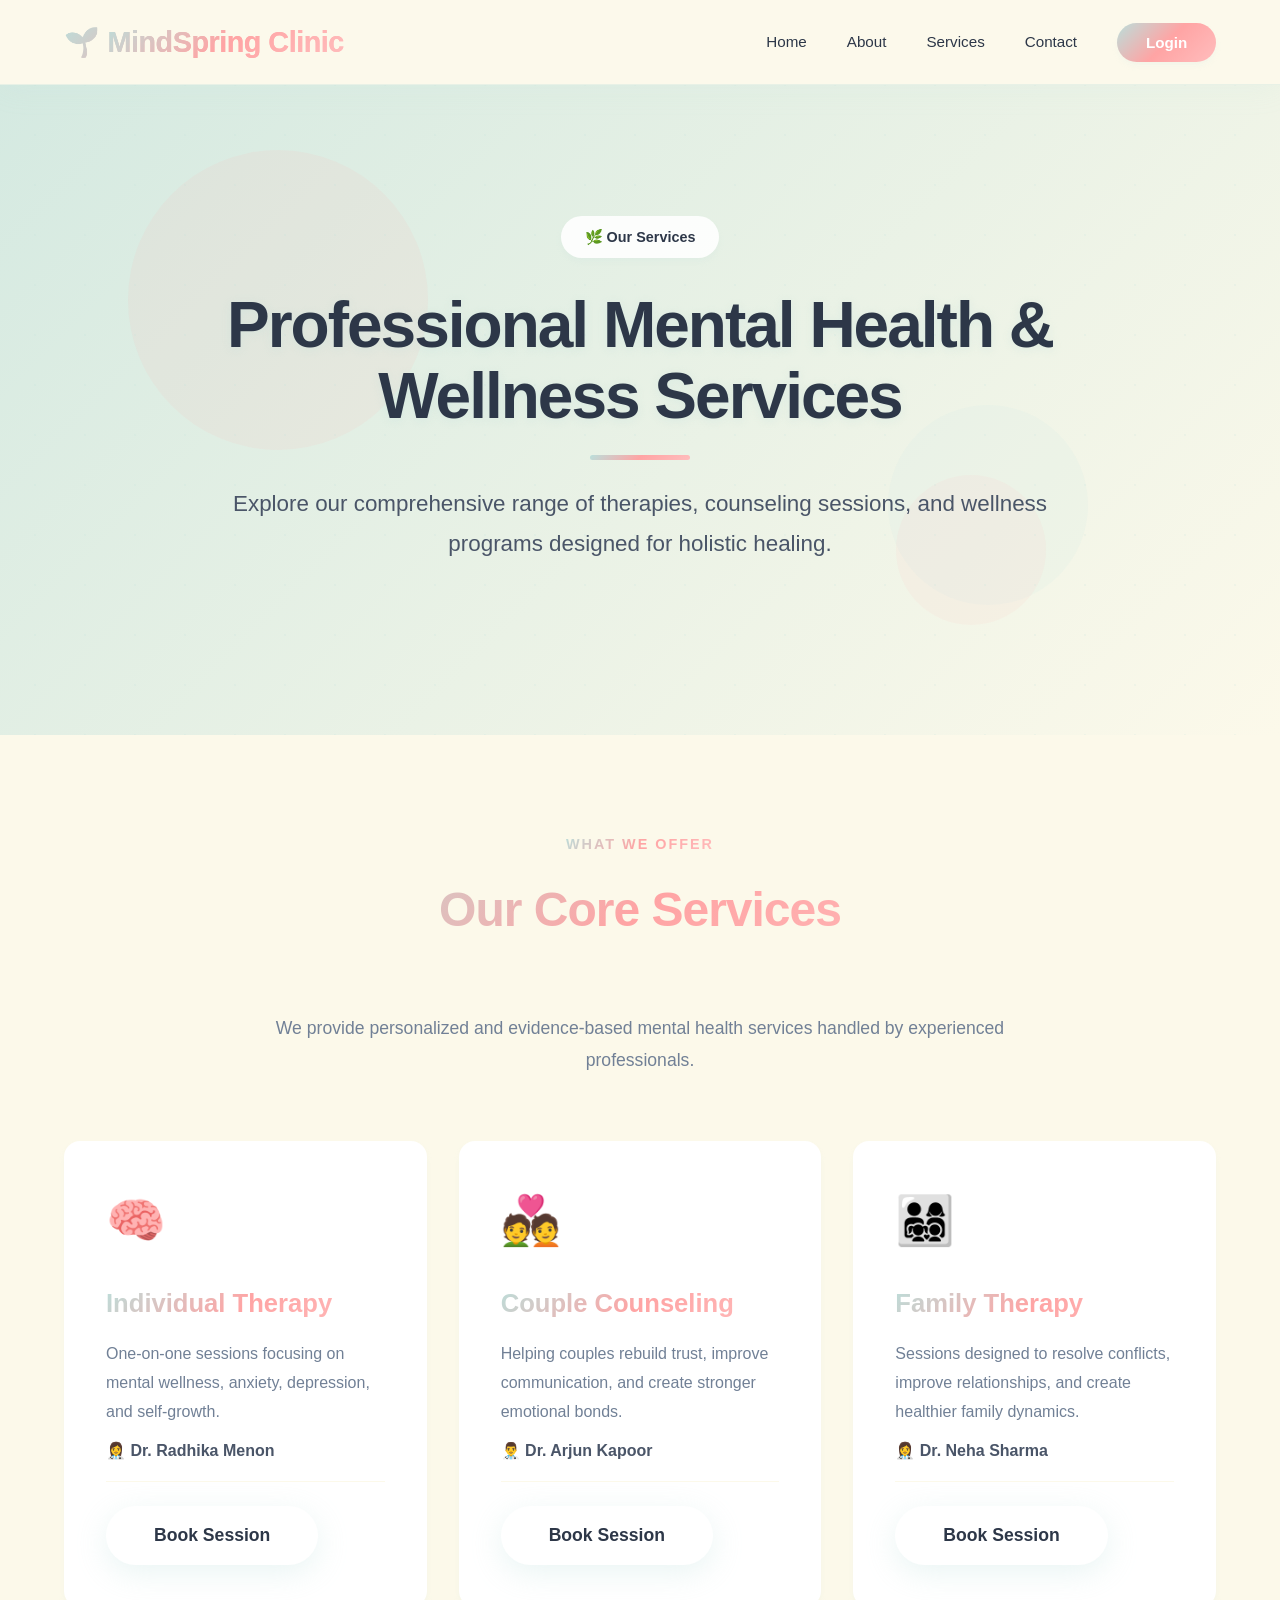
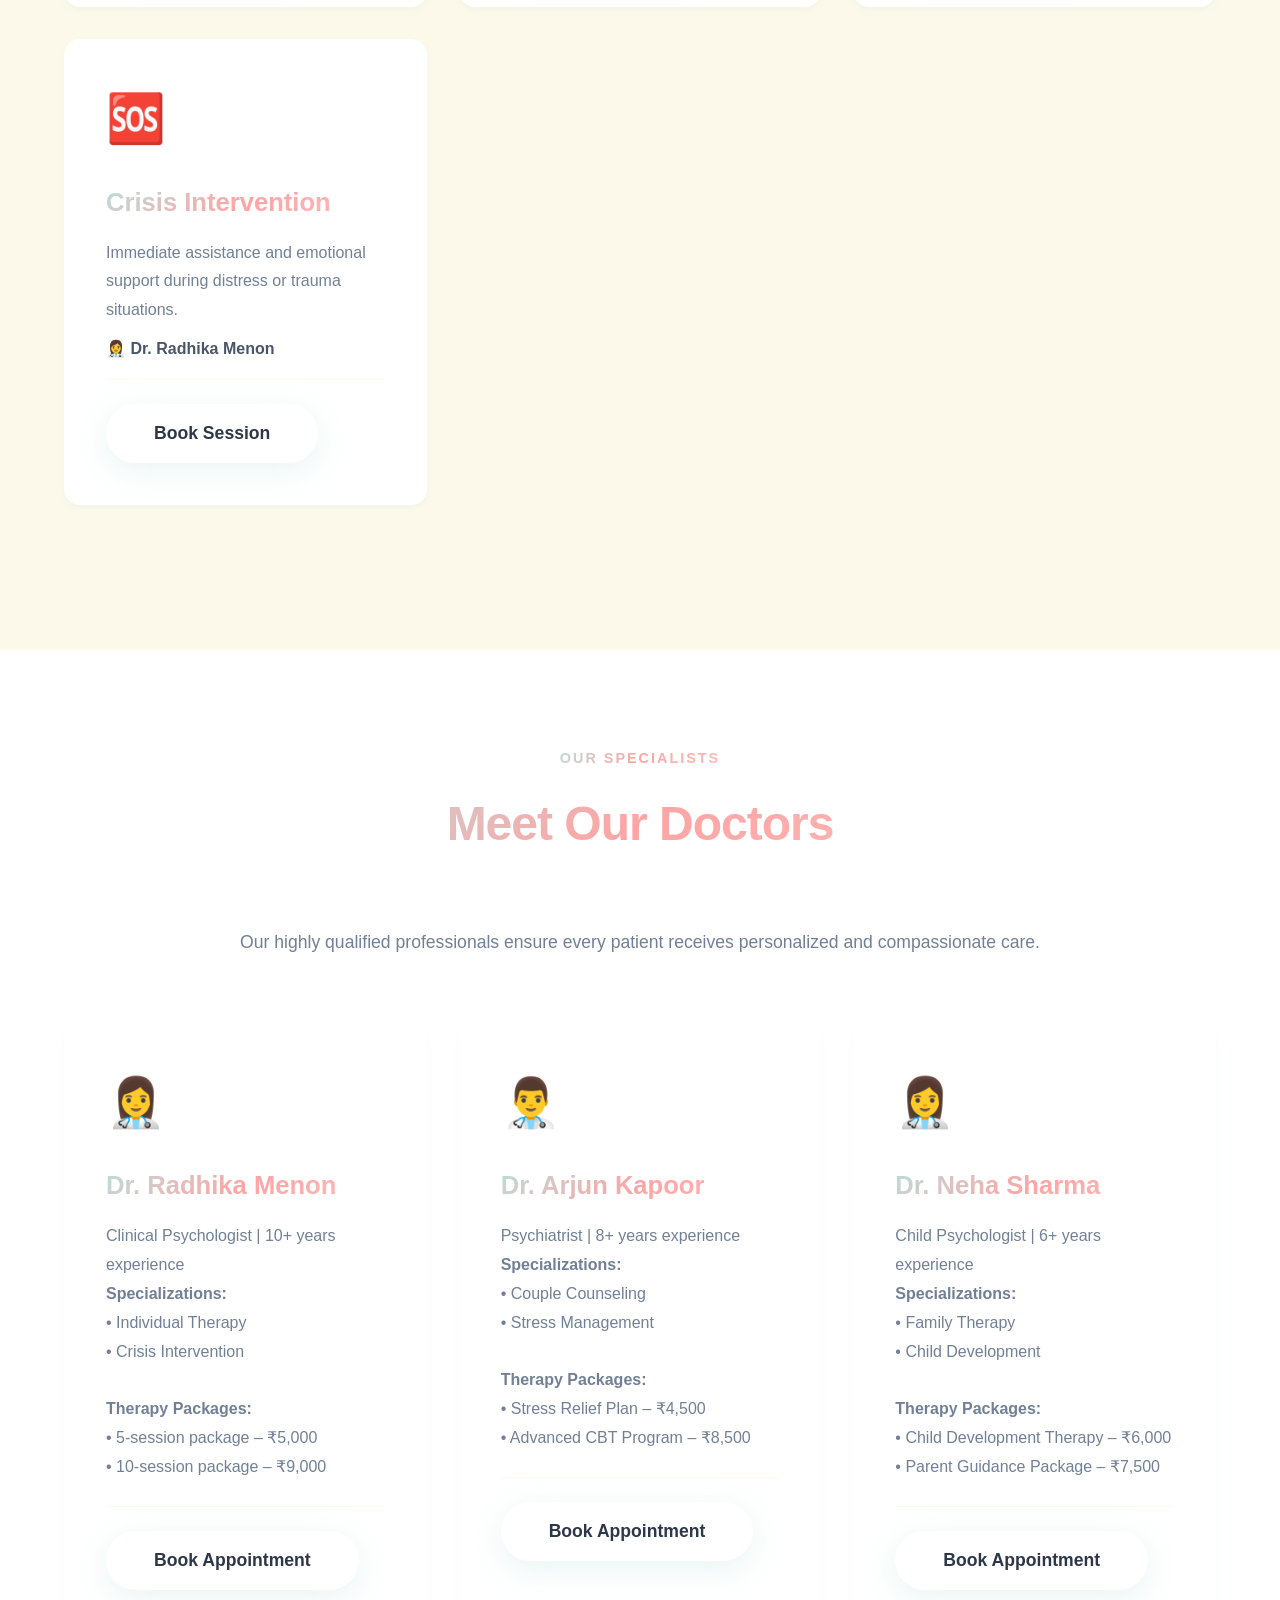
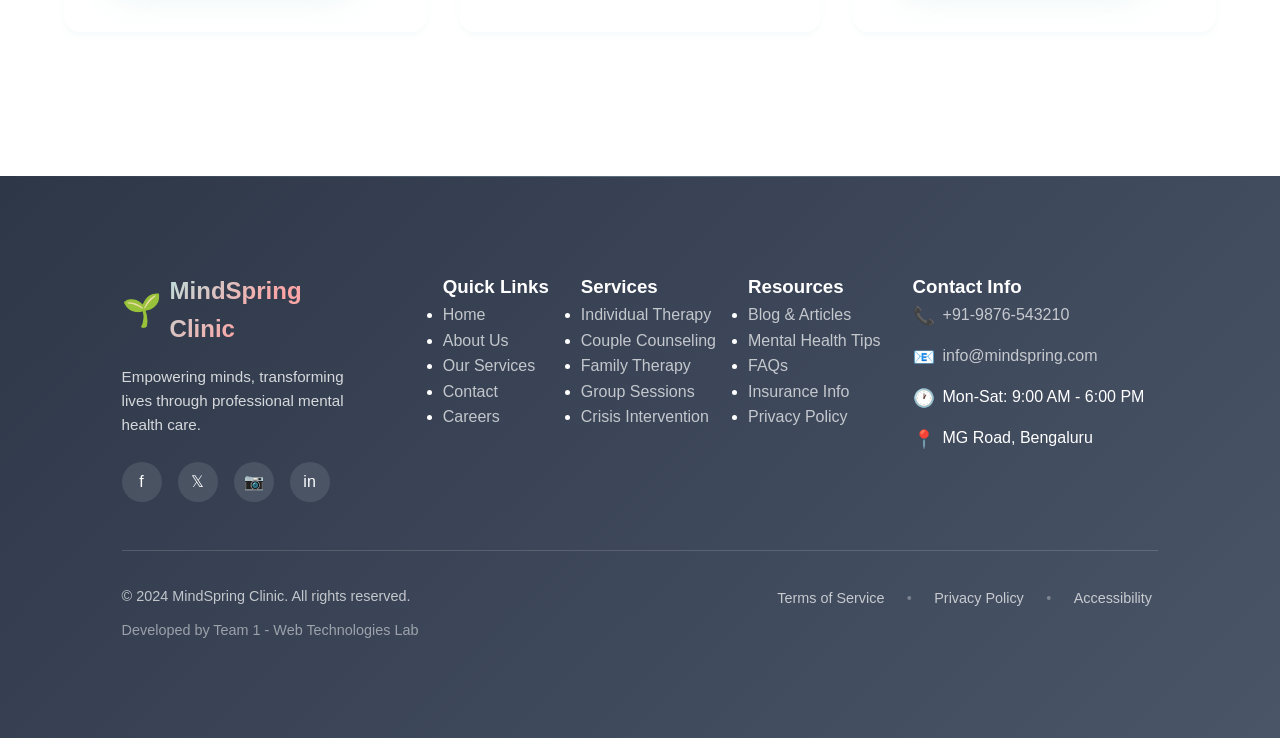
<file: services.html>
<!DOCTYPE html>
<html lang="en">
<head>
  <meta charset="UTF-8">
  <meta name="viewport" content="width=device-width, initial-scale=1.0">
  <title>Our Services - MindSpring Clinic</title>
  <link rel="icon" href="data:image/svg+xml,<svg xmlns=%22http://www.w3.org/2000/svg%22 viewBox=%220 0 100 100%22><text y=%22.9em%22 font-size=%2290%22>🌱</text></svg>">
  <link rel="stylesheet" href="style.css">
  <link rel="stylesheet" href="responsive.css">
  <script src="script.js"></script>
</head>
<body>

<!-- Navigation -->
<nav>
  <div class="nav-container">
    <a href="index.html" class="logo">
      <span class="logo-icon">🌱</span>
      <span class="logo-text">MindSpring Clinic</span>
    </a>
    <button class="menu-toggle" aria-label="Toggle navigation menu">☰</button>
    <ul class="nav-links">
      <li><a href="index.html">Home</a></li>
      <li><a href="index.html#about">About</a></li>
      <li><a href="services.html" class="active">Services</a></li>
      <li><a href="contact.html">Contact</a></li>
      <li id="authButtonContainer">
        <button class="auth-btn" onclick="openLoginModal()">
          <span>Login</span>
        </button>
      </li>
      <li class="user-info" id="userInfo">
        <div class="user-avatar">
          <span id="userInitial">U</span>
        </div>
        <span id="userName">Welcome</span>
        <button class="logout-btn" onclick="logout()">Logout</button>
      </li>
    </ul>
  </div>
</nav>

<!-- Hero Section -->
<section class="hero">
  <div class="hero-background">
    <div class="hero-shape shape-1"></div>
    <div class="hero-shape shape-2"></div>
    <div class="hero-shape shape-3"></div>
  </div>
  <div class="hero-content">
    <div class="hero-badge">🌿 Our Services</div>
    <h1>Professional Mental Health & Wellness Services</h1>
    <p>Explore our comprehensive range of therapies, counseling sessions, and wellness programs designed for holistic healing.</p>
  </div>
</section>

<!-- Services Section -->
<section class="importance-section" id="services">
  <div class="section-container">
    <div class="section-header">
      <span class="section-label">What We Offer</span>
      <h2 class="section-title">Our Core Services</h2>
      <p class="section-description">
        We provide personalized and evidence-based mental health services handled by experienced professionals.
      </p>
    </div>

    <div class="importance-grid">
      <div class="importance-card" onclick="bookTherapy('Individual Therapy', 'Dr. Radhika Menon')" style="cursor: pointer;">
        <div class="card-icon">🧠</div>
        <h3>Individual Therapy</h3>
        <p>One-on-one sessions focusing on mental wellness, anxiety, depression, and self-growth.</p>
        <p style="margin-top: 10px; font-weight: 600; color: #4a5568;">
          👩‍⚕️ Dr. Radhika Menon
        </p>
        <div class="card-footer" style="margin-top: 15px;">
          <button class="cta-btn primary" onclick="event.stopPropagation(); bookTherapy('Individual Therapy', 'Dr. Radhika Menon')">Book Session</button>
        </div>
      </div>

      <div class="importance-card" onclick="bookTherapy('Couple Counseling', 'Dr. Arjun Kapoor')" style="cursor: pointer;">
        <div class="card-icon">💑</div>
        <h3>Couple Counseling</h3>
        <p>Helping couples rebuild trust, improve communication, and create stronger emotional bonds.</p>
        <p style="margin-top: 10px; font-weight: 600; color: #4a5568;">
          👨‍⚕️ Dr. Arjun Kapoor
        </p>
        <div class="card-footer" style="margin-top: 15px;">
          <button class="cta-btn primary" onclick="event.stopPropagation(); bookTherapy('Couple Counseling', 'Dr. Arjun Kapoor')">Book Session</button>
        </div>
      </div>

      <div class="importance-card" onclick="bookTherapy('Family Therapy', 'Dr. Neha Sharma')" style="cursor: pointer;">
        <div class="card-icon">👨‍👩‍👧‍👦</div>
        <h3>Family Therapy</h3>
        <p>Sessions designed to resolve conflicts, improve relationships, and create healthier family dynamics.</p>
        <p style="margin-top: 10px; font-weight: 600; color: #4a5568;">
          👩‍⚕️ Dr. Neha Sharma
        </p>
        <div class="card-footer" style="margin-top: 15px;">
          <button class="cta-btn primary" onclick="event.stopPropagation(); bookTherapy('Family Therapy', 'Dr. Neha Sharma')">Book Session</button>
        </div>
      </div>

      <div class="importance-card" onclick="bookTherapy('Crisis Intervention', 'Dr. Radhika Menon')" style="cursor: pointer;">
        <div class="card-icon">🆘</div>
        <h3>Crisis Intervention</h3>
        <p>Immediate assistance and emotional support during distress or trauma situations.</p>
        <p style="margin-top: 10px; font-weight: 600; color: #4a5568;">
          👩‍⚕️ Dr. Radhika Menon
        </p>
        <div class="card-footer" style="margin-top: 15px;">
          <button class="cta-btn primary" onclick="event.stopPropagation(); bookTherapy('Crisis Intervention', 'Dr. Radhika Menon')">Book Session</button>
        </div>
      </div>
    </div>
  </div>
</section>

<!-- Doctor & Therapy Packages Section -->
<section class="clinic-summary">
  <div class="summary-container">
    <div class="section-header">
      <span class="section-label">Our Specialists</span>
      <h2 class="section-title">Meet Our Doctors</h2>
      <p class="section-description">Our highly qualified professionals ensure every patient receives personalized and compassionate care.</p>
    </div>

    <div class="importance-grid">
      <div class="importance-card">
        <div class="card-icon">👩‍⚕️</div>
        <h3>Dr. Radhika Menon</h3>
        <p>Clinical Psychologist | 10+ years experience<br>
           <strong>Specializations:</strong><br>
           • Individual Therapy<br>
           • Crisis Intervention<br><br>
           <strong>Therapy Packages:</strong><br>
           • 5-session package – ₹5,000<br>
           • 10-session package – ₹9,000
        </p>
        <div class="card-footer">
          <button class="cta-btn primary" onclick="bookDoctor('Dr. Radhika Menon', 'Individual Therapy')">Book Appointment</button>
        </div>
      </div>

      <div class="importance-card">
        <div class="card-icon">👨‍⚕️</div>
        <h3>Dr. Arjun Kapoor</h3>
        <p>Psychiatrist | 8+ years experience<br>
           <strong>Specializations:</strong><br>
           • Couple Counseling<br>
           • Stress Management<br><br>
           <strong>Therapy Packages:</strong><br>
           • Stress Relief Plan – ₹4,500<br>
           • Advanced CBT Program – ₹8,500
        </p>
        <div class="card-footer">
          <button class="cta-btn primary" onclick="bookDoctor('Dr. Arjun Kapoor', 'Couple Counseling')">Book Appointment</button>
        </div>
      </div>

      <div class="importance-card">
        <div class="card-icon">👩‍⚕️</div>
        <h3>Dr. Neha Sharma</h3>
        <p>Child Psychologist | 6+ years experience<br>
           <strong>Specializations:</strong><br>
           • Family Therapy<br>
           • Child Development<br><br>
           <strong>Therapy Packages:</strong><br>
           • Child Development Therapy – ₹6,000<br>
           • Parent Guidance Package – ₹7,500
        </p>
        <div class="card-footer">
          <button class="cta-btn primary" onclick="bookDoctor('Dr. Neha Sharma', 'Family Therapy')">Book Appointment</button>
        </div>
      </div>
    </div>
  </div>
</section>

<!-- Booking Form Section -->
<section class="importance-section" id="booking" style="display:none;">
  <div class="section-container">
    <div class="section-header">
      <span class="section-label">Book a Session</span>
      <h2 class="section-title">Appointment Form</h2>
      <p class="section-description">
        Therapy: <span id="selectedTherapy" class="text-gradient"></span><br>
        Doctor: <span id="selectedDoctor" class="text-gradient"></span>
      </p>
    </div>

    <form class="modal-content" style="max-width:600px;margin:auto;" onsubmit="handleAppointmentSubmit(event)">
      <div class="form-group">
        <label for="patientName">Full Name</label>
        <input type="text" id="patientName" placeholder="Enter your name" required>
      </div>
      <div class="form-group">
        <label for="patientEmail">Email</label>
        <input type="email" id="patientEmail" placeholder="Enter your email" required>
      </div>
      <div class="form-group">
        <label for="appointmentDate">Preferred Date</label>
        <input type="date" id="appointmentDate" required min="">
      </div>
      <div class="form-group">
        <label for="appointmentTime">Preferred Time</label>
        <input type="time" id="appointmentTime" required min="09:00" max="18:00">
      </div>
      <input type="hidden" id="doctorNameInput">
      <input type="hidden" id="therapyTypeInput">
      <button type="submit" class="submit-btn">Confirm Appointment</button>
      <p class="form-note">* Appointments available Monday-Saturday, 9 AM to 6 PM</p>
    </form>
  </div>
</section>

<!-- Footer -->
<footer>
        <div class="footer-container">
            <div class="footer-main">
                <div class="footer-brand">
                    <a href="index.html" class="footer-logo">
                        <span class="logo-icon">🌱</span>
                        <span class="logo-text">MindSpring Clinic</span>
                    </a>
                    <p class="footer-tagline">Empowering minds, transforming lives through professional mental health care.</p>
                    <div class="footer-social">
                        <a href="https://facebook.com" target="_blank" class="social-link" aria-label="Facebook">
                            <span>f</span>
                        </a>
                        <a href="https://twitter.com" target="_blank" class="social-link" aria-label="Twitter">
                            <span>𝕏</span>
                        </a>
                        <a href="https://instagram.com" target="_blank" class="social-link" aria-label="Instagram">
                            <span>📷</span>
                        </a>
                        <a href="https://linkedin.com" target="_blank" class="social-link" aria-label="LinkedIn">
                            <span>in</span>
                        </a>
                    </div>
                </div>

                <div class="footer-links">
                    <div class="footer-section">
                        <h3>Quick Links</h3>
                        <ul>
                            <li><a href="index.html">Home</a></li>
                            <li><a href="index.html#about">About Us</a></li>
                            <li><a href="services.html">Our Services</a></li>
                            <li><a href="contact.html">Contact</a></li>
                            <li><a href="#">Careers</a></li>
                        </ul>
                    </div>

                    <div class="footer-section">
                        <h3>Services</h3>
                        <ul>
                            <li><a href="services.html">Individual Therapy</a></li>
                            <li><a href="services.html">Couple Counseling</a></li>
                            <li><a href="services.html">Family Therapy</a></li>
                            <li><a href="services.html">Group Sessions</a></li>
                            <li><a href="services.html">Crisis Intervention</a></li>
                        </ul>
                    </div>

                    <div class="footer-section">
                        <h3>Resources</h3>
                        <ul>
                            <li><a href="#">Blog & Articles</a></li>
                            <li><a href="#">Mental Health Tips</a></li>
                            <li><a href="#">FAQs</a></li>
                            <li><a href="#">Insurance Info</a></li>
                            <li><a href="#">Privacy Policy</a></li>
                        </ul>
                    </div>

                    <div class="footer-section">
                        <h3>Contact Info</h3>
                        <ul class="contact-info">
                            <li>
                                <span class="contact-icon">📞</span>
                                <a href="tel:+919876543210">+91-9876-543210</a>
                            </li>
                            <li>
                                <span class="contact-icon">📧</span>
                                <a href="mailto:info@mindspring.com">info@mindspring.com</a>
                            </li>
                            <li>
                                <span class="contact-icon">🕐</span>
                                <span>Mon-Sat: 9:00 AM - 6:00 PM</span>
                            </li>
                            <li>
                                <span class="contact-icon">📍</span>
                                <span>MG Road, Bengaluru</span>
                            </li>
                        </ul>
                    </div>
                </div>
            </div>

            <div class="footer-bottom">
                <div class="footer-bottom-content">
                    <p>&copy; 2024 MindSpring Clinic. All rights reserved.</p>
                    <div class="footer-legal">
                        <a href="#">Terms of Service</a>
                        <span>•</span>
                        <a href="#">Privacy Policy</a>
                        <span>•</span>
                        <a href="#">Accessibility</a>
                    </div>
                </div>
                <p class="footer-credit">Developed by Team 1 - Web Technologies Lab</p>
            </div>
        </div>
    </footer>

<!-- Alert Message -->
<div id="alertMessage" class="alert-message" style="display: none; position: fixed; top: 20px; right: 20px; padding: 15px 25px; border-radius: 5px; z-index: 9999; animation: slideIn 0.5s ease-out;">
  <span id="alertText"></span>
</div>

<!-- Login/Signup Modal -->
<div id="loginModal" class="modal">
  <div class="modal-overlay" onclick="closeModal()"></div>
  <div class="modal-content">
    <button class="close" onclick="closeModal()" aria-label="Close modal">&times;</button>
    
    <div class="modal-header">
      <h2 id="modalTitle">Welcome Back</h2>
      <p id="modalSubtitle">Sign in to access your account</p>
    </div>

    <form id="authForm" onsubmit="handleAuth(event)">
      <div class="form-group" id="nameGroup" style="display: none;">
        <label for="name">Full Name</label>
        <input type="text" id="name" placeholder="Enter your full name" autocomplete="name">
      </div>

      <div class="form-group">
        <label for="email">Email Address</label>
        <input type="email" id="email" placeholder="Enter your email" required autocomplete="email">
      </div>

      <div class="form-group">
        <label for="password">Password</label>
        <input type="password" id="password" placeholder="Enter your password" required autocomplete="current-password">
      </div>

      <div class="form-group" id="confirmPasswordGroup" style="display: none;">
        <label for="confirmPassword">Confirm Password</label>
        <input type="password" id="confirmPassword" placeholder="Confirm your password" autocomplete="new-password">
      </div>

      <button type="submit" class="submit-btn" id="submitBtn">
        <span id="submitBtnText">Sign In</span>
      </button>
    </form>

    <div class="switch-auth">
      <span id="switchText">Don't have an account?</span>
      <a href="#" onclick="toggleAuthMode(event)" id="switchLink">Sign Up</a><br>
      <span>Admin</span>
      <a href="admin_login.php">Login</a>
    </div>
  </div>
</div>

<style>
  .alert-message {
    padding: 15px 25px;
    border-radius: 5px;
    font-weight: 500;
  }
  .alert-message.success {
    background: #d1fae5;
    color: #065f46;
    border: 1px solid #059669;
  }
  .alert-message.error {
    background: #fee2e2;
    color: #991b1b;
    border: 1px solid #dc2626;
  }
  @keyframes slideIn {
    from {
      transform: translateX(100%);
      opacity: 0;
    }
    to {
      transform: translateX(0);
      opacity: 1;
    }
  }
</style>
</body>
</html>
</file>
<file: style.css>
/* ========================================
   Additional Professional Elements
   ======================================== */

/* =========================================
    Selector Usage Map (CSS ↔ JS)
    Navigation:
    - nav              : top navigation bar
         JS: `setupNavigation()` toggles `.scrolled`
         JS: `setupMobileMenu()` toggles `.nav-links.active`
    - .nav-container   : wrapper inside `nav`
    - .logo            : brand text in nav (hover effect only)
    - .nav-links       : main nav links list (mobile `active` when open)
    - .menu-toggle     : mobile hamburger button (JS toggles menu)

    Authentication:
    - .auth-btn        : sign-in/auth button -> opens login modal via `openLoginModal()`
    - #loginModal      : login modal element (JS uses this ID; CSS targets `.modal`)
    - .modal           : modal styles (applies to #loginModal)
    - .notification    : toast element created by `showNotification()`

    Content Cards & Sections:
    - .importance-card : interactive cards with animations
         JS: `setupScrollAnimations()` adds `.visible` on scroll
         JS: Staggered animations via `data-delay` attribute
    - .testimonial-card: user review cards with fade-in animation
         JS: `setupScrollAnimations()` adds `.visible` on scroll
    - .feature-item    : about section features with fade-in
         JS: `setupScrollAnimations()` adds `.visible` on scroll

    Stats & Counters:
    - .stat-item      : animated stat counters
         JS: Uses IntersectionObserver to trigger counting animation
         JS: Adds `.counted` class to prevent re-animation

    Interactive States:
    - .is-active      : persistent active state (toggle via JS)
    - .visible        : applied by scroll animations
    - .fade-in-on-scroll: initial hidden state for animations
    - .scrolled       : applied to nav when page is scrolled

    Keep this map updated when renaming selectors so CSS and JS stay in sync.
    ========================================= */

/* ========================================
   Hero Section (#home)
   - Uses setupScrollAnimations() for fade-ins
   - Contains stats that use animateCounter()
   - Background shapes animated on page load
   ======================================== */

/* Hero Badge - Appears at top of hero section
   Related classes: 
   - .hero-background: contains animated shapes
   - .hero-container: main content wrapper
   - .hero-content: text and CTA buttons
   - .hero-stats: animated number counters
*/
.hero-badge {
    display: inline-block;
    background: rgba(255, 255, 255, 0.9);
    padding: 0.6rem 1.5rem;
    border-radius: var(--radius-full);
    margin-bottom: 2rem;
    font-size: 0.9rem;
    font-weight: 600;
    color: var(--dark);
    box-shadow: var(--shadow-md);
}

/* Hero Actions */
.hero-actions {
    display: flex;
    gap: 1rem;
    justify-content: center;
    flex-wrap: wrap;
    margin-bottom: 3rem;
}

.cta-btn.secondary {
    background: transparent;
    border: 2px solid var(--dark);
    color: var(--dark);
}

.cta-btn.secondary:hover {
    background: var(--dark);
    color: var(--white);
}

.btn-icon {
    margin-left: 0.5rem;
    display: inline-block;
    transition: transform 0.3s;
}

.cta-btn:hover .btn-icon {
    transform: translateX(5px);
}

/* Hero Stats */
.hero-stats {
    display: flex;
    justify-content: center;
    gap: 3rem;
    flex-wrap: wrap;
}

.stat-item {
    text-align: center;
}

.stat-number {
    display: block;
    font-size: 2.5rem;
    font-weight: 800;
    background: var(--gradient-primary);
    -webkit-background-clip: text;
    -webkit-text-fill-color: transparent;
    background-clip: text;
    margin-bottom: 0.5rem;
}

.stat-label {
    display: block;
    font-size: 0.9rem;
    color: var(--gray);
    font-weight: 500;
}

/* ========================================
   Section Headers (Used across multiple sections)
   Components:
   - .section-header: Container for section titles
   - .section-label: Gradient text above title
   - .section-title: Main heading (h2)
   - .section-description: Supporting text
   
   Used in:
   - Why Mental Health Matters section
   - About MindSpring Clinic section
   - Testimonials section
   ======================================== */
   
.section-header {
    text-align: center;
    margin-bottom: 4rem;
    max-width: 800px;
    margin-left: auto;
    margin-right: auto;
}

.section-label {
    display: inline-block;
    background: var(--gradient-primary);
    -webkit-background-clip: text;
    -webkit-text-fill-color: transparent;
    background-clip: text;
    font-weight: 700;
    font-size: 0.9rem;
    text-transform: uppercase;
    letter-spacing: 2px;
    margin-bottom: 1rem;
}

.section-description {
    color: var(--gray);
    font-size: 1.1rem;
    line-height: 1.8;
    margin-top: 1rem;
}

/* Card Elements */
.card-icon {
    font-size: 3rem;
    margin-bottom: 1.5rem;
    display: block;
}

.card-footer {
    margin-top: 1.5rem;
    padding-top: 1.5rem;
    border-top: 1px solid var(--cream);
}

.card-link {
    color: var(--secondary);
    text-decoration: none;
    font-weight: 600;
    font-size: 0.95rem;
    transition: all 0.3s;
}

.card-link:hover {
    color: var(--accent);
    transform: translateX(5px);
    display: inline-block;
}

/* CTA Banner */
.cta-banner {
    background: var(--gradient-primary);
    padding: 3rem;
    border-radius: var(--radius-xl);
    text-align: center;
    margin-top: 4rem;
    box-shadow: var(--shadow-xl);
}

.cta-banner-content h3 {
    font-size: 2rem;
    color: var(--dark);
    margin-bottom: 1rem;
}

.cta-banner-content p {
    color: var(--dark-light);
    font-size: 1.1rem;
    margin-bottom: 2rem;
    max-width: 700px;
    margin-left: auto;
    margin-right: auto;
}

/* Feature List */
.feature-list {
    margin: 2rem 0;
}

.feature-item {
    display: flex;
    gap: 1.5rem;
    margin-bottom: 2rem;
    align-items: flex-start;
}

.feature-icon {
    width: 40px;
    height: 40px;
    background: var(--gradient-primary);
    border-radius: 50%;
    display: flex;
    align-items: center;
    justify-content: center;
    color: var(--white);
    font-weight: bold;
    flex-shrink: 0;
}

.feature-content h4 {
    color: var(--dark);
    margin-bottom: 0.5rem;
    font-size: 1.1rem;
}

.feature-content p {
    color: var(--gray);
    font-size: 0.95rem;
    line-height: 1.6;
}

.lead-text {
    font-size: 1.2rem;
    font-weight: 500;
    color: var(--dark);
    margin-bottom: 2rem;
}

/* Summary Actions */
.summary-actions {
    display: flex;
    gap: 1rem;
    margin-top: 2rem;
    flex-wrap: wrap;
}

/* Visual Cards */
.summary-visual {
    position: relative;
}

.visual-card {
    background: var(--white);
    border-radius: var(--radius-lg);
    overflow: hidden;
    box-shadow: var(--shadow-lg);
}

.main-card {
    margin-bottom: 2rem;
}

.card-image {
    height: 250px;
    background: var(--gradient-calm);
    display: flex;
    align-items: center;
    justify-content: center;
}

.image-placeholder {
    text-align: center;
}

.placeholder-icon {
    font-size: 4rem;
    display: block;
    margin-bottom: 1rem;
}

.card-content {
    padding: 2rem;
}

.card-content h3 {
    color: var(--dark);
    margin-bottom: 0.5rem;
    font-size: 1.4rem;
}

.card-content p {
    color: var(--gray);
}

.accent-card {
    background: var(--gradient-primary);
    padding: 2rem;
}

.accent-content {
    display: flex;
    justify-content: space-around;
    gap: 2rem;
}

.accent-stat {
    text-align: center;
}

.accent-number {
    display: block;
    font-size: 2.5rem;
    font-weight: 800;
    color: var(--dark);
    margin-bottom: 0.5rem;
}

.accent-label {
    display: block;
    font-size: 0.9rem;
    color: var(--dark-light);
    font-weight: 500;
}

/* Testimonials Section */
.testimonials-section {
    padding: 6rem 5%;
    background: var(--white);
}

.testimonials-grid {
    display: grid;
    grid-template-columns: repeat(auto-fit, minmax(300px, 1fr));
    gap: 2rem;
}

.testimonial-card {
    background: var(--cream);
    padding: 2.5rem;
    border-radius: var(--radius-lg);
    box-shadow: var(--shadow-md);
    transition: all 0.3s;
}

.testimonial-card:hover {
    transform: translateY(-5px);
    box-shadow: var(--shadow-xl);
}

.testimonial-card.featured {
    background: var(--gradient-calm);
    border: 2px solid var(--primary);
}

.testimonial-rating {
    color: #fbbf24;
    font-size: 1.2rem;
    margin-bottom: 1rem;
}

.testimonial-text {
    color: var(--dark);
    font-size: 1.05rem;
    line-height: 1.8;
    margin-bottom: 2rem;
    font-style: italic;
}

.testimonial-author {
    display: flex;
    align-items: center;
    gap: 1rem;
}

.author-avatar {
    width: 50px;
    height: 50px;
    background: var(--gradient-primary);
    border-radius: 50%;
    display: flex;
    align-items: center;
    justify-content: center;
    color: var(--white);
    font-weight: bold;
    font-size: 1.2rem;
}

.author-info h4 {
    color: var(--dark);
    margin-bottom: 0.2rem;
    font-size: 1rem;
}

.author-info span {
    color: var(--gray);
    font-size: 0.85rem;
}

/* Footer Enhancement */
.footer-main {
    display: grid;
    grid-template-columns: 1.5fr 2fr;
    gap: 1rem;
    margin-bottom: 3rem;
}

.footer-brand {
    max-width: 400px;
}

.footer-logo {
    display: flex;
    align-items: center;
    gap: 0.5rem;
    text-decoration: none;
    margin-bottom: 1rem;
}

.footer-logo .logo-icon {
    font-size: 2rem;
}

.footer-logo .logo-text {
    font-size: 1.5rem;
    font-weight: 800;
    background: var(--gradient-primary);
    -webkit-background-clip: text;
    -webkit-text-fill-color: transparent;
    background-clip: text;
}

.footer-tagline {
    color: rgba(255, 255, 255, 0.7);
    line-height: 1.6;
    margin-bottom: 1.5rem;
}

.footer-social {
    display: flex;
    gap: 1rem;
}

.social-link {
    width: 40px;
    height: 40px;
    background: rgba(255, 255, 255, 0.1);
    border-radius: 50%;
    display: flex;
    align-items: center;
    justify-content: center;
    text-decoration: none;
    color: var(--white);
    transition: all 0.3s;
}

.social-link:hover {
    background: var(--gradient-primary);
    transform: translateY(-3px);
}

.footer-links {
    display: grid;
    grid-template-columns: repeat(auto-fit, minmax(200px, 1fr));
    gap: 2rem;
}

.contact-info {
    list-style: none;
}

.contact-info li {
    display: flex;
    align-items: flex-start;
    gap: 0.5rem;
    margin-bottom: 0.8rem;
}

.contact-icon {
    font-size: 1.1rem;
}

.footer-bottom-content {
    display: flex;
    justify-content: space-between;
    align-items: center;
    flex-wrap: wrap;
    gap: 1rem;
    margin-bottom: 0.5rem;
}

.footer-legal {
    display: flex;
    gap: 1rem;
    align-items: center;
}

.footer-legal a {
    color: rgba(255, 255, 255, 0.6);
    text-decoration: none;
    transition: color 0.3s;
}

.footer-legal a:hover {
    color: var(--white);
}

.footer-legal span {
    color: rgba(255, 255, 255, 0.3);
}

.footer-credit {
    font-size: 0.9rem;
    color: rgba(255, 255, 255, 0.5);
}

/* Modal Enhancement */
.modal {
    display: none;
    position: fixed;
    z-index: 2000;
    left: 0;
    top: 0;
    width: 100%;
    height: 100%;
    align-items: center;
    justify-content: center;
    animation: fadeIn 0.3s;
}

.modal-overlay {
    position: absolute;
    top: 0;
    left: 0;
    width: 100%;
    height: 100%;
    background: rgba(45, 55, 72, 0.8);
    backdrop-filter: blur(10px);
}

.modal-header {
    text-align: center;
    margin-bottom: 2rem;
}

.modal-header p {
    color: var(--gray);
    margin-top: 0.5rem;
}

/* User Avatar */
.user-avatar {
    width: 35px;
    height: 35px;
    background: var(--gradient-primary);
    border-radius: 50%;
    display: flex;
    align-items: center;
    justify-content: center;
    color: var(--white);
    font-weight: bold;
    font-size: 0.9rem;
}

/* Logo Enhancement */
.logo {
    display: flex;
    align-items: center;
    gap: 0.5rem;
}

.logo-icon {
    font-size: 1.8rem;
}

.logo-text {
    background: var(--gradient-primary);
    -webkit-background-clip: text;
    -webkit-text-fill-color: transparent;
    background-clip: text;
}

/* Hero Background Shapes */
.hero-background {
    position: absolute;
    top: 0;
    left: 0;
    width: 100%;
    height: 100%;
    overflow: hidden;
    z-index: 1;
}

.hero-shape {
    position: absolute;
    border-radius: 50%;
    opacity: 0.1;
    animation: float 20s infinite ease-in-out;
}

.shape-1 {
    width: 300px;
    height: 300px;
    background: var(--secondary);
    top: 10%;
    left: 10%;
    animation-delay: 0s;
}

.shape-2 {
    width: 200px;
    height: 200px;
    background: var(--primary);
    bottom: 20%;
    right: 15%;
    animation-delay: 5s;
}

.shape-3 {
    width: 150px;
    height: 150px;
    background: var(--accent);
    top: 60%;
    left: 70%;
    animation-delay: 10s;
}

@keyframes float {
    0%, 100% {
        transform: translate(0, 0) scale(1);
    }
    25% {
        transform: translate(30px, -30px) scale(1.1);
    }
    50% {
        transform: translate(-20px, 20px) scale(0.9);
    }
    75% {
        transform: translate(40px, 10px) scale(1.05);
    }
}

/* Notification System Styles */
/* Notification toasts
    - Created dynamically by showNotification(message, type) in script.js
    - JS appends `.notification` to document.body and toggles `.show`
*/
.notification {
    position: fixed;
    top: 20px;
    right: 20px;
    background: var(--white);
    padding: 1rem 1.5rem;
    border-radius: var(--radius-md);
    box-shadow: var(--shadow-xl);
    display: flex;
    align-items: center;
    gap: 1rem;
    z-index: 3000;
    transform: translateX(400px);
    transition: transform 0.3s cubic-bezier(0.4, 0, 0.2, 1);
    max-width: 400px;
}

.notification.show {
    transform: translateX(0);
}

.notification-content {
    display: flex;
    align-items: center;
    gap: 0.8rem;
    flex: 1;
}

.notification-icon {
    width: 24px;
    height: 24px;
    border-radius: 50%;
    display: flex;
    align-items: center;
    justify-content: center;
    font-weight: bold;
    font-size: 0.9rem;
}

.notification-success .notification-icon {
    background: #10b981;
    color: white;
}

.notification-error .notification-icon {
    background: #ef4444;
    color: white;
}

.notification-warning .notification-icon {
    background: #f59e0b;
    color: white;
}

.notification-info .notification-icon {
    background: var(--primary);
    color: white;
}

.notification-message {
    color: var(--dark);
    font-size: 0.95rem;
}

.notification-close {
    background: none;
    border: none;
    font-size: 1.5rem;
    color: var(--gray);
    cursor: pointer;
    padding: 0;
    width: 24px;
    height: 24px;
    display: flex;
    align-items: center;
    justify-content: center;
    border-radius: 50%;
    transition: all 0.3s;
}

.notification-close:hover {
    background: var(--cream);
    color: var(--dark);
}

/* Responsive Enhancements */
@media (max-width: 768px) {
    .hero-stats {
        gap: 2rem;
    }
    
    .stat-number {
        font-size: 2rem;
    }
    
    .hero-actions {
        flex-direction: column;
    }
    
    .cta-btn {
        width: 100%;
    }
    
    .footer-main {
        grid-template-columns: 1fr;
        gap: 2rem;
    }
    
    .footer-links {
        grid-template-columns: 1fr;
    }
    
    .accent-content {
        flex-direction: column;
    }
    
    .notification {
        right: 10px;
        left: 10px;
        max-width: none;
    }
}

/* ========================================
   End of Styles
   ========================================/* ========================================
   MindSpring Clinic - Modern CSS Styles
   ======================================== */

/* Import Modern Font */
@import url('https://fonts.googleapis.com/css2?family=Inter:wght@300;400;500;600;700;800&display=swap');

/* ========================================
   Reset & Base Styles
   ======================================== */
* {
    margin: 0;
    padding: 0;
    box-sizing: border-box;
}

:root {
    /* Warm & Calm Color Palette */
    --primary: #BADFDB;
    --primary-dark: #9ac9c5;
    --secondary: #FFA4A4;
    --accent: #FFBDBD;
    --cream: #FCF9EA;
    --dark: #2d3748;
    --dark-light: #4a5568;
    --gray: #718096;
    --gray-light: #f7fafc;
    --white: #ffffff;
    
    /* Gradients */
    --gradient-primary: linear-gradient(135deg, #BADFDB 0%, #FFA4A4 50%, #FFBDBD 100%);
    --gradient-secondary: linear-gradient(135deg, #FFA4A4 0%, #FFBDBD 100%);
    --gradient-calm: linear-gradient(135deg, #BADFDB 0%, #FCF9EA 100%);
    --gradient-dark: linear-gradient(135deg, #2d3748 0%, #4a5568 100%);
    --gradient-light: linear-gradient(135deg, #FCF9EA 0%, #ffffff 100%);
    
    /* Shadows - Softer for warm theme */
    --shadow-sm: 0 1px 2px 0 rgba(186, 223, 219, 0.1);
    --shadow-md: 0 4px 6px -1px rgba(186, 223, 219, 0.15);
    --shadow-lg: 0 10px 15px -3px rgba(186, 223, 219, 0.2);
    --shadow-xl: 0 20px 25px -5px rgba(186, 223, 219, 0.25);
    --shadow-glow: 0 0 30px rgba(186, 223, 219, 0.4);
    
    /* Border Radius */
    --radius-sm: 8px;
    --radius-md: 12px;
    --radius-lg: 16px;
    --radius-xl: 24px;
    --radius-full: 9999px;
}

body {
    font-family: 'Inter', -apple-system, BlinkMacSystemFont, sans-serif;
    line-height: 1.6;
    color: var(--dark);
    background: var(--white);
    overflow-x: hidden;
}

/* ========================================
   Navigation Bar - Glass Morphism
   ======================================== */
/* Navigation - top bar
    - JS: setupNavigation() toggles `.scrolled` when scrolling
    - JS: setupMobileMenu() toggles `.nav-links.active` for mobile
    - To change click/press shadow: modify `nav:active` or toggle `.is-active` via JS
*/
nav {
    background: rgba(252, 249, 234, 0.95);
    backdrop-filter: blur(20px) saturate(180%);
    -webkit-backdrop-filter: blur(20px) saturate(180%);
    padding: 1.2rem 5%;
    position: sticky;
    top: 0;
    z-index: 1000;
    border-bottom: 1px solid rgba(186, 223, 219, 0.3);
    box-shadow: 0 4px 30px rgba(186, 223, 219, 0.1);
    transition: all 0.3s cubic-bezier(0.4, 0, 0.2, 1);
}

nav:hover {
    box-shadow: 0 8px 40px rgba(237, 237, 232, 0.08);
}

.nav-container {
    display: flex;
    justify-content: space-between;
    align-items: center;
    max-width: 1400px;
    margin: 0 auto;
}

.logo {
    /* Logo - brand text inside nav
       - Hover only (visual). If JS changes logo state, toggle a class (e.g., .logo.is-active)
    */
    background: var(--gradient-primary);
    -webkit-background-clip: text;
    -webkit-text-fill-color: transparent;
    background-clip: text;
    font-size: 1.8rem;
    font-weight: 800;
    text-decoration: none;
    letter-spacing: -0.5px;
    transition: transform 0.5s ease;
}

.logo:hover {
    transform: scale(1.05);
}

.nav-links {
    /* Nav links - desktop layout; `.nav-links.active` used for mobile open state
       - JS toggles: document.querySelector('.nav-links').classList.toggle('active')
    */
    display: flex;
    gap: 2.5rem;
    align-items: center;
    list-style: none;
}

.nav-links a {
    color: var(--dark);
    text-decoration: none;
    font-weight: 500;
    font-size: 0.95rem;
    position: relative;
    transition: color 0.3s ease;
}

.nav-links a::after{
    content: '';
    position: absolute;
    bottom: -5px;
    left: 0;
    width: 0;
    height: 2px;
    background: var(--gradient-primary);
    transition: width 0.3s ease;
}

.nav-links a:hover {
    color: #9ac9c5;
}

.nav-links a:hover::after {
    width: 100%;
}

.auth-btn {
    /* Auth button - triggers login modal
       - JS function: openLoginModal() opens #loginModal (CSS targets `.modal`)
    */
    background: var(--gradient-primary);
    color: var(--white);
    padding: 0.7rem 1.8rem;
    border-radius: var(--radius-full);
    cursor: pointer;
    border: none;
    font-weight: 600;
    font-size: 0.95rem;
    box-shadow: var(--shadow-md);
    transition: all 0.3s cubic-bezier(0.4, 0, 0.2, 1);
}

.auth-btn:hover {
    transform: translateY(-2px);
    box-shadow: var(--shadow-xl), var(--shadow-glow);
}

/* ========================================
   Hero Section - Warm & Welcoming
   ======================================== */
.hero {
    position: relative;
    background: var(--cream);
    color: var(--dark);
    padding: 8rem 5%;
    text-align: center;
    min-height: 650px;
    display: flex;
    align-items: center;
    justify-content: center;
    overflow: hidden;
}

.hero::before {
    content: '';
    position: absolute;
    top: 0;
    left: 0;
    right: 0;
    bottom: 0;
    background: var(--gradient-calm);
    opacity: 0.6;
    z-index: 1;
}

.hero::after {
    content: '';
    position: absolute;
    top: -50%;
    left: -50%;
    width: 200%;
    height: 200%;
    background: radial-gradient(circle, rgba(186, 223, 219, 0.15) 1px, transparent 1px);
    background-size: 50px 50px;
    animation: gridMove 20s linear infinite;
    z-index: 2;
}

@keyframes gridMove {
    0% {
        transform: translate(0, 0);
    }
    100% {
        transform: translate(50px, 50px);
    }
}

.hero-content {
    max-width: 900px;
    position: relative;
    z-index: 3;
    animation: fadeInUp 1s cubic-bezier(0.4, 0, 0.2, 1);
}

.hero h1 {
    font-size: 4rem;
    margin-bottom: 1.5rem;
    font-weight: 800;
    letter-spacing: -2px;
    line-height: 1.1;
    color: var(--dark);
    text-shadow: 0 2px 10px rgba(186, 223, 219, 0.3);
}

.hero h1::after {
    content: '';
    display: block;
    width: 100px;
    height: 5px;
    background: var(--gradient-primary);
    margin: 1.5rem auto 0;
    border-radius: var(--radius-full);
}

.hero p {
    font-size: 1.4rem;
    margin-bottom: 2.5rem;
    line-height: 1.8;
    color: var(--dark-light);
    font-weight: 400;
}

.cta-btn {
    background: var(--white);
    color: var(--dark);
    padding: 1.2rem 3rem;
    border: none;
    border-radius: var(--radius-full);
    font-size: 1.1rem;
    font-weight: 700;
    cursor: pointer;
    box-shadow: 0 8px 30px rgba(186, 223, 219, 0.3);
    transition: all 0.4s cubic-bezier(0.4, 0, 0.2, 1);
    position: relative;
    overflow: hidden;
}

.cta-btn::before {
    content: '';
    position: absolute;
    top: 50%;
    left: 50%;
    width: 0;
    height: 0;
    background: var(--gradient-primary);
    border-radius: 50%;
    transform: translate(-50%, -50%);
    transition: width 0.6s, height 0.6s;
    z-index: -1;
}

.cta-btn:hover::before {
    width: 300px;
    height: 300px;
}

.cta-btn:hover {
    transform: translateY(-4px);
    color: var(--dark);
    box-shadow: 0 12px 40px rgba(186, 223, 219, 0.4);
}

/* ========================================
   Mental Health Importance - Card Grid
   ======================================== */
.importance-section {
    padding: 6rem 5%;
    background: var(--cream);
    position: relative;
}

.section-container {
    max-width: 1300px;
    margin: 0 auto;
}

.section-title {
    text-align: center;
    font-size: 3rem;
    font-weight: 800;
    background: var(--gradient-primary);
    -webkit-background-clip: text;
    -webkit-text-fill-color: transparent;
    background-clip: text;
    margin-bottom: 4rem;
    letter-spacing: -1px;
}

.importance-grid {
    display: grid;
    grid-template-columns: repeat(auto-fit, minmax(320px, 1fr));
    gap: 2rem;
    margin-bottom: 3rem;
}

/* Importance Card - interactive content cards
   - Visual hover: elevates card and shows gradient top bar
   - JS: observed by setupScrollAnimations() for fade-in on scroll
*/
.importance-card {
    background: var(--white);
    padding: 2.5rem;
    border-radius: var(--radius-lg);
    box-shadow: var(--shadow-md);
    transition: all 0.4s cubic-bezier(0.4, 0, 0.2, 1);
    cursor: pointer;
    border: 2px solid transparent;
    position: relative;
    overflow: hidden;
}

.importance-card::before {
    content: '';
    position: absolute;
    top: 0;
    left: 0;
    width: 100%;
    height: 4px;
    background: var(--gradient-primary);
    transform: scaleX(0);
    transform-origin: left;
    transition: transform 0.4s cubic-bezier(0.4, 0, 0.2, 1);
}

.importance-card:hover {
    transform: translateY(-12px);
    box-shadow: var(--shadow-xl), var(--shadow-glow);
    border-color: rgba(186, 223, 219, 0.3);
}

.importance-card:hover::before {
    transform: scaleX(1);
}

.importance-card h3 {
    background: var(--gradient-primary);
    -webkit-background-clip: text;
    -webkit-text-fill-color: transparent;
    background-clip: text;
    margin-bottom: 1rem;
    font-size: 1.6rem;
    font-weight: 700;
}

.importance-card p {
    color: var(--gray);
    line-height: 1.8;
    font-size: 1rem;
}

/* ========================================
   Clinic Summary - Split Layout
   ======================================== */
.clinic-summary {
    padding: 6rem 5%;
    background: var(--white);
}

.summary-content {
    max-width: 1300px;
    margin: 0 auto;
    display: grid;
    grid-template-columns: 1fr 1fr;
    gap: 4rem;
    align-items: center;
}

.summary-text h2 {
    font-size: 3rem;
    font-weight: 800;
    background: var(--gradient-primary);
    -webkit-background-clip: text;
    -webkit-text-fill-color: transparent;
    background-clip: text;
    margin-bottom: 2rem;
    letter-spacing: -1px;
}

.summary-text p {
    color: var(--gray);
    line-height: 1.9;
    font-size: 1.1rem;
    margin-bottom: 1.5rem;
}

.summary-image {
    background: var(--gradient-primary);
    height: 500px;
    border-radius: var(--radius-xl);
    display: flex;
    align-items: center;
    justify-content: center;
    color: var(--white);
    font-size: 1.5rem;
    box-shadow: var(--shadow-xl);
    position: relative;
    overflow: hidden;
}

.summary-image::before {
    content: '';
    position: absolute;
    top: -50%;
    left: -50%;
    width: 200%;
    height: 200%;
    background: radial-gradient(circle, rgba(255, 255, 255, 0.2) 1px, transparent 1px);
    background-size: 30px 30px;
    animation: gridMove 15s linear infinite;
}

.summary-image > div {
    position: relative;
    z-index: 2;
}



/* ========================================
   Footer - Clean Horizontal Layout
   ======================================== */
footer {
  background: var(--gradient-dark);
  color: var(--white);
  padding: 2rem 5%;
  text-align: left;
  display: flex;
  flex-direction: column;
  gap: 1.5rem;
  position: relative;
}

footer::before {
  content: '';
  position: absolute;
  top: 0;
  left: 0;
  right: 0;
  height: 1px;
  background: linear-gradient(90deg, transparent, rgba(186, 223, 219, 0.3), transparent);
}

/* 1st Line */
.footer-top {
  display: flex;
  flex-direction: column;
  align-items: center;
  gap: 0.3rem;
}

.footer-logo {
  display: flex;
  align-items: center;
  gap: 0.5rem;
  font-weight: 700;
  font-size: 1.3rem;
}

.footer-tagline {
  color: rgba(255, 255, 255, 0.8);
  font-size: 0.95rem;
  margin-top: 0.3rem;
}

/* 2nd Line */
.footer-links {
  display: flex;
  justify-content: center;
  flex-wrap: wrap;
  gap: 3.2rem;
}

.footer-links a {
  color: rgba(255, 255, 255, 0.7);
  text-decoration: none;
  list-style-type: none;
  gap:1.2rem;
  transition: color 0.3s ease;
}

.footer-links a:hover {
  color: var(--white);
}

/* 3rd Line */
.footer-bottom {
  border-top: 1px solid rgba(255, 255, 255, 0.15);
  padding-top: 1rem;
  font-size: 0.9rem;
  color: rgba(255, 255, 255, 0.7);
}

.footer-legal {
  margin-top: 0.3rem;
}

.footer-legal a {
  color: rgba(255, 255, 255, 0.7);
  text-decoration: none;
  margin: 0 0.4rem;
}

.footer-legal a:hover {
  color: var(--white);
}


/* ========================================
   Modal - Glass Morphism
   ======================================== */
/* Modal
    - HTML ID: #loginModal (used by openLoginModal/closeModal in script.js)
    - CSS uses `.modal` as shared modal styling
*/
.modal {
    display: none;
    position: fixed;
    z-index: 2000;
    left: 0;
    top: 0;
    width: 100%;
    height: 100%;
    background: rgba(15, 23, 42, 0.8);
    backdrop-filter: blur(10px);
    animation: fadeIn 0.3s;
}

.modal-content {
    background: var(--white);
    margin: 5% auto;
    padding: 3rem;
    border-radius: var(--radius-xl);
    max-width: 480px;
    box-shadow: 0 25px 50px rgba(0, 0, 0, 0.5);
    animation: slideDown 0.4s cubic-bezier(0.4, 0, 0.2, 1);
    position: relative;
    border: 1px solid rgba(255, 255, 255, 0.1);
}

.close {
    color: var(--gray);
    position: absolute;
    right: 1.5rem;
    top: 1.5rem;
    font-size: 28px;
    font-weight: bold;
    cursor: pointer;
    transition: all 0.3s ease;
    width: 35px;
    height: 35px;
    display: flex;
    align-items: center;
    justify-content: center;
    border-radius: 50%;
}

.close:hover {
    color: var(--secondary);
    background: var(--cream);
    transform: rotate(90deg);
}

.modal h2 {
    background: var(--gradient-primary);
    -webkit-background-clip: text;
    -webkit-text-fill-color: transparent;
    background-clip: text;
    margin-bottom: 2rem;
    text-align: center;
    font-weight: 800;
    font-size: 2rem;
}

.form-group {
    margin-bottom: 1.5rem;
}

.form-group label {
    display: block;
    margin-bottom: 0.6rem;
    color: var(--dark);
    font-weight: 600;
    font-size: 0.95rem;
}

.form-group input {
    width: 100%;
    padding: 1rem;
    border: 2px solid var(--gray-light);
    border-radius: var(--radius-md);
    font-size: 1rem;
    font-family: inherit;
    transition: all 0.3s ease;
    background: var(--white);
}

.form-group input:focus {
    outline: none;
    border-color: var(--primary);
    box-shadow: 0 0 0 4px rgba(186, 223, 219, 0.15);
}

.submit-btn {
    width: 100%;
    background: var(--gradient-primary);
    color: var(--white);
    padding: 1.2rem;
    border: none;
    border-radius: var(--radius-md);
    font-size: 1.1rem;
    font-weight: 700;
    cursor: pointer;
    transition: all 0.3s cubic-bezier(0.4, 0, 0.2, 1);
    box-shadow: var(--shadow-md);
    font-family: inherit;
}

.submit-btn:hover {
    transform: translateY(-2px);
    box-shadow: var(--shadow-xl), var(--shadow-glow);
}

.submit-btn:active {
    transform: translateY(0);
}

.switch-auth {
    text-align: center;
    margin-top: 1.5rem;
    color: var(--gray);
    font-size: 0.95rem;
}

.switch-auth a {
    color: var(--primary);
    text-decoration: none;
    font-weight: 700;
    transition: color 0.3s ease;
}

.switch-auth a:hover {
    color: var(--primary-dark);
    text-decoration: underline;
}

/* ========================================
   User Info Display
   ======================================== */
.user-info {
    display: none;
    color: var(--dark);
    align-items: center;
    gap: 1rem;
    background: rgba(186, 223, 219, 0.2);
    padding: 0.5rem 1.2rem;
    border-radius: var(--radius-full);
}

.user-info.active {
    display: flex;
}

.user-info span {
    font-weight: 600;
    font-size: 0.95rem;
}

.logout-btn {
    background: var(--gradient-primary);
    color: var(--white);
    padding: 0.6rem 1.2rem;
    border: none;
    border-radius: var(--radius-full);
    cursor: pointer;
    font-weight: 600;
    font-size: 0.9rem;
    transition: all 0.3s ease;
    box-shadow: var(--shadow-sm);
}

.logout-btn:hover {
    transform: translateY(-2px);
    box-shadow: var(--shadow-md);
}

/* ========================================
   Animations & Keyframes
   ======================================== */
@keyframes fadeInUp {
    from {
        opacity: 0;
        transform: translateY(40px);
    }
    to {
        opacity: 1;
        transform: translateY(0);
    }
}

@keyframes fadeIn {
    from {
        opacity: 0;
    }
    to {
        opacity: 1;
    }
}

@keyframes slideDown {
    from {
        opacity: 0;
        transform: translateY(-50px) scale(0.95);
    }
    to {
        opacity: 1;
        transform: translateY(0) scale(1);
    }
}

@keyframes pulse {
    0%, 100% {
        transform: scale(1);
    }
    50% {
        transform: scale(1.05);
    }
}

@keyframes shimmer {
    0% {
        background-position: -1000px 0;
    }
    100% {
        background-position: 1000px 0;
    }
}

/* ========================================
   Utility Classes
   ======================================== */
.text-gradient {
    background: var(--gradient-primary);
    -webkit-background-clip: text;
    -webkit-text-fill-color: transparent;
    background-clip: text;
}

.glass {
    background: rgba(255, 255, 255, 0.1);
    backdrop-filter: blur(20px);
    -webkit-backdrop-filter: blur(20px);
    border: 1px solid rgba(255, 255, 255, 0.2);
}

.shadow-glow-primary {
    box-shadow: 0 0 30px rgba(99, 102, 241, 0.4);
}

/* ========================================
   Scroll Animations
   ======================================== */
.fade-in-on-scroll {
    opacity: 0;
    transform: translateY(30px);
    transition: all 0.6s cubic-bezier(0.4, 0, 0.2, 1);
}

.fade-in-on-scroll.visible {
    opacity: 1;
    transform: translateY(0);
}

/* ========================================
   Responsive Design - Mobile First
   ======================================== */

/* Tablets and below */
@media (max-width: 1024px) {
    .hero h1 {
        font-size: 3rem;
    }
    
    .section-title {
        font-size: 2.5rem;
    }
    
    .summary-content {
        gap: 3rem;
    }
}

@media (max-width: 768px) {
    /* Navigation */
    .nav-links {
        gap: 1.5rem;
        font-size: 0.9rem;
    }
    
    .logo {
        font-size: 1.5rem;
    }
    
    /* Hero Section */
    .hero {
        padding: 5rem 5%;
        min-height: 500px;
    }
    
    .hero h1 {
        font-size: 2.2rem;
        letter-spacing: -1px;
    }
    
    .hero p {
        font-size: 1.1rem;
    }
    
    .cta-btn {
        padding: 1rem 2rem;
        font-size: 1rem;
    }
    
    /* Sections */
    .importance-section,
    .clinic-summary {
        padding: 4rem 5%;
    }
    
    .section-title {
        font-size: 2rem;
    }
    
    .importance-grid {
        grid-template-columns: 1fr;
        gap: 1.5rem;
    }
    
    .summary-content {
        grid-template-columns: 1fr;
        gap: 2rem;
    }
    
    .summary-text h2 {
        font-size: 2rem;
    }
    
    .summary-image {
        height: 350px;
    }
    
    /* Footer */
    .footer-container {
        grid-template-columns: 1fr;
        gap: 2rem;
    }
    
    /* Modal */
    .modal-content {
        margin: 10% 5%;
        padding: 2rem;
    }
}

@media (max-width: 480px) {
    /* Navigation - Stack on very small screens */
    nav {
        padding: 1rem 5%;
    }
    
    .nav-links {
        gap: 1rem;
        font-size: 0.85rem;
    }
    
    .auth-btn {
        padding: 0.5rem 1rem;
        font-size: 0.85rem;
    }
    
    /* Hero */
    .hero h1 {
        font-size: 1.8rem;
    }
    
    .hero p {
        font-size: 1rem;
    }
    
    /* Cards */
    .importance-card {
        padding: 1.5rem;
    }
    
    .importance-card h3 {
        font-size: 1.3rem;
    }
    
    /* Modal */
    .modal-content {
        padding: 1.5rem;
    }
    
    .modal h2 {
        font-size: 1.5rem;
    }
}

/* ========================================
   Dark Mode Support (Optional)
   ======================================== */
@media (prefers-color-scheme: dark) {
    /* Uncomment to enable dark mode */
    /*
    :root {
        --dark: #f8fafc;
        --white: #0f172a;
        --gray-light: #1e293b;
    }
    
    body {
        background: #0f172a;
        color: #f8fafc;
    }
    
    nav {
        background: rgba(15, 23, 42, 0.9);
        border-bottom-color: rgba(255, 255, 255, 0.1);
    }
    
    .importance-card,
    .modal-content {
        background: #1e293b;
    }
    */
}

/* ========================================
   Print Styles
   ======================================== */
@media print {
    nav,
    .cta-btn,
    .auth-btn,
    .logout-btn,
    footer {
        display: none;
    }
    
    body {
        background: white;
        color: black;
    }
    
    .hero {
        background: white;
        color: black;
        padding: 2rem 0;
    }
    
    .importance-card {
        page-break-inside: avoid;
    }
}

/* ========================================
   Accessibility Enhancements
   ======================================== */

/* Focus visible for keyboard navigation */
*:focus-visible {
    outline: 3px solid var(--secondary);
    outline-offset: 3px;
    border-radius: var(--radius-sm);
}

/* Reduce motion for users who prefer it */
@media (prefers-reduced-motion: reduce) {
    *,
    *::before,
    *::after {
        animation-duration: 0.01ms !important;
        animation-iteration-count: 1 !important;
        transition-duration: 0.01ms !important;
    }
}

/* High contrast mode support */
@media (prefers-contrast: high) {
    :root {
        --primary: #9ac9c5;
        --secondary: #ff8a8a;
    }
    
    .importance-card,
    .modal-content {
        border: 2px solid var(--dark);
    }
}

/* ========================================
   Custom Scrollbar
   ======================================== */
::-webkit-scrollbar {
    width: 12px;
}

::-webkit-scrollbar-track {
    background: var(--cream);
}

::-webkit-scrollbar-thumb {
    background: var(--gradient-primary);
    border-radius: var(--radius-full);
}

::-webkit-scrollbar-thumb:hover {
    background: var(--primary-dark);
}

/* Firefox */
* {
    scrollbar-width: thin;
    scrollbar-color: var(--primary) var(--cream);
}

/* ========================================
   Loading States
   ======================================== */
.loading {
    position: relative;
    pointer-events: none;
    opacity: 0.6;
}

.loading::after {
    content: '';
    position: absolute;
    top: 50%;
    left: 50%;
    width: 30px;
    height: 30px;
    border: 3px solid var(--cream);
    border-top-color: var(--secondary);
    border-radius: 50%;
    animation: spin 0.8s linear infinite;
}

@keyframes spin {
    to {
        transform: rotate(360deg);
    }
}

/* ========================================
   Selection Styling
   ======================================== */
::selection {
    background: var(--secondary);
    color: var(--white);
}

::-moz-selection {
    background: var(--secondary);
    color: var(--white);
}

/* ========================================
   End of Styles
   ======================================== */
</file>
<file: responsive.css>
/* Mobile Menu Styles */
/* Menu toggle - controlled by JS `setupMobileMenu()`
    - Selector: `.menu-toggle` (button)
    - JS toggles `.nav-links.active` to open/close the mobile menu
*/
.menu-toggle {
    display: none;
    font-size: 1.8rem;
    background: none;
    border: none;
    color: var(--dark);
    cursor: pointer;
    padding: 0.8rem;
    border-radius: var(--radius-sm);
    transition: background-color 0.3s ease;
}

.menu-toggle:hover {
    background-color: rgba(186, 223, 219, 0.2);
}

/* Hide menu toggle button on larger screens */
@media (min-width: 769px) {
    .menu-toggle {
        display: none;
    }
    
    .nav-links {
        display: flex !important;
    }
}

/* Additional Responsive Styles */
@media (max-width: 1024px) {
    .hero h1 {
        font-size: 3.2rem;
    }

    .importance-grid {
        grid-template-columns: repeat(auto-fit, minmax(280px, 1fr));
    }
}

@media (max-width: 768px) {
    /* Navigation Styles */
    .menu-toggle {
        display: block;
    }

    .nav-container {
        position: relative;
        padding: 0.5rem 1rem;
    }

    /* Footer Mobile Styles */
    .footer-container {
        padding: 2rem 1rem;
    }

    .footer-main {
        grid-template-columns: 1fr !important;
        gap: 2rem;
    }

    .footer-brand {
        text-align: center;
        max-width: 100%;
    }

    .footer-social {
        justify-content: center;
    }

    .footer-links {
        grid-template-columns: 1fr !important;
        gap: 2rem;
        text-align: center;
    }

    .footer-section {
        margin-bottom: 1.5rem;
    }

    .footer-section h3 {
        margin-bottom: 1rem;
    }

    .footer-section ul {
        padding: 0;
    }

    .contact-info li {
        justify-content: center;
    }

    .footer-bottom {
        text-align: center;
        padding-top: 1.5rem;
    }

    .footer-bottom-content {
        flex-direction: column;
        gap: 1rem;
    }

    .footer-legal {
        justify-content: center;
        gap: 0.5rem;
    }

    /* Navigation Mobile Styles */
    .nav-links {
        display: none;
        position: absolute;
        top: 100%;
        left: 0;
        right: 0;
        background: rgba(252, 249, 234, 0.98);
        backdrop-filter: blur(20px);
        flex-direction: column;
        padding: 1.2rem;
        gap: 1.2rem;
        border-radius: 0 0 var(--radius-md) var(--radius-md);
        box-shadow: var(--shadow-lg);
        z-index: 1000;
        transition: transform 0.3s ease-in-out, opacity 0.3s ease-in-out;
        transform: translateY(-10px);
        opacity: 0;
    }

    .nav-links.active {
        transform: translateY(0);
        opacity: 1;
    }

    .nav-links.active {
        display: flex;
    }

    .hero {
        padding: 4rem 5%;
    }

    .hero h1 {
        font-size: 2.5rem;
    }

    .hero-subtitle {
        font-size: 1.1rem !important;
    }

    .hero-stats {
        gap: 2rem;
    }

    .stat-number {
        font-size: 2rem;
    }

    .summary-content {
        grid-template-columns: 1fr;
        gap: 3rem;
    }

    .footer-main {
        grid-template-columns: 1fr;
    }

    .footer-links {
        grid-template-columns: repeat(auto-fit, minmax(200px, 1fr));
    }

    .importance-card {
        padding: 2rem;
    }
}

/* Small Mobile Devices */
@media (max-width: 480px) {
    /* Hero Section */
    .hero {
        padding: 3rem 1rem;
        text-align: center;
    }

    .hero h1 {
        font-size: 1.8rem;
        line-height: 1.3;
        margin-bottom: 1rem;
    }

    .hero-subtitle {
        font-size: 1rem !important;
        line-height: 1.5;
        margin-bottom: 1.5rem;
    }

    .hero-actions {
        flex-direction: column;
        width: 100%;
        gap: 0.8rem;
    }

    .cta-btn {
        width: 100%;
    }

    .hero-stats {
        flex-direction: column;
        gap: 1.5rem;
    }

    .importance-card {
        padding: 1.5rem;
    }

    .section-title {
        font-size: 1.8rem;
    }

    .testimonials-grid {
        grid-template-columns: 1fr;
    }

    .footer-bottom-content {
        flex-direction: column;
        text-align: center;
        gap: 1rem;
    }

    .footer-legal {
        flex-wrap: wrap;
        justify-content: center;
    }

    .modal-content {
        margin: 1rem;
        padding: 1.5rem;
    }
}

/* Tablet Landscape */
@media (min-width: 769px) and (max-width: 1024px) {
    /* Content Grids */
    .importance-grid {
        grid-template-columns: repeat(2, 1fr);
    }

    .summary-content {
        gap: 2rem;
    }

    /* Footer Tablet Styles */
    .footer-container {
        padding: 3rem 2rem;
    }

    .footer-main {
        grid-template-columns: 1fr 2fr;
        gap: 2rem;
    }

    .footer-links {
        grid-template-columns: repeat(2, 1fr) !important;
        gap: 2rem;
    }

    .footer-section {
        margin-bottom: 0;
    }

    .footer-bottom-content {
        flex-direction: row;
        justify-content: space-between;
        align-items: center;
    }
}

/* Additional Optimizations for Larger Screens */
/* Desktop and Large Screens */
@media (min-width: 1025px) {
    /* Footer Desktop Styles */
    .footer-container {
        padding: 4rem 5%;
        max-width: 1400px;
        margin: 0 auto;
    }

    .footer-main {
        grid-template-columns: 1fr 3fr;
        gap: 4rem;
        margin-bottom: 3rem;
    }

    .footer-links {
        grid-template-columns: repeat(4, 1fr) !important;
        gap: 2rem;
    }

    .footer-section {
        margin-bottom: 0;
    }

    .footer-bottom {
        padding-top: 2rem;
    }

    .footer-bottom-content {
        display: flex;
        justify-content: space-between;
        align-items: center;
    }

    .footer-legal {
        display: flex;
        gap: 1rem;
    }
}

/* Large Desktop Screens */
@media (min-width: 1440px) {
    .section-container {
        max-width: 1400px;
        margin: 0 auto;
        padding: 0 2rem;
    }

    .hero h1 {
        font-size: 4.5rem;
        max-width: 1200px;
        margin-left: auto;
        margin-right: auto;
    }

    .hero-content {
        max-width: 1200px;
    }

    .importance-grid {
        grid-template-columns: repeat(3, 1fr);
        gap: 2.5rem;
    }

    .testimonials-grid {
        grid-template-columns: repeat(3, 1fr);
        gap: 2.5rem;
    }
}

/* Support for Foldable Devices */
@media (max-width: 320px) {
    .hero h1 {
        font-size: 1.8rem;
    }

    .nav-container {
        padding: 0.5rem;
    }

    .logo-text {
        font-size: 1.2rem;
    }
}

/* Services Page Responsive Styles */
@media (max-width: 768px) {
    /* Services Hero Section */
    .hero .hero-content {
        padding: 2rem 1rem;
    }

    .hero .hero-badge {
        font-size: 0.8rem;
        padding: 0.4rem 1rem;
    }

    /* Services Grid */
    .importance-grid {
        grid-template-columns: 1fr;
        gap: 1.5rem;
        padding: 0 1rem;
    }

    /* Doctor Cards */
    .importance-card {
        padding: 1.5rem;
    }

    /* Booking Form */
    #booking .modal-content {
        margin: 1rem;
        padding: 1.5rem;
        max-width: calc(100% - 2rem);
    }

    .form-group input[type="date"],
    .form-group input[type="time"] {
        width: 100%;
    }
}

/* Contact Page Responsive Styles */
@media (max-width: 768px) {
    /* Contact Hero */
    .contact-hero {
        padding: 3rem 1rem;
    }

    .contact-hero h1 {
        font-size: 2rem;
    }

    /* Quick Contact Cards */
    .quick-contact-grid {
        grid-template-columns: 1fr;
        gap: 1.5rem;
        padding: 0 1rem;
    }

    .quick-contact-card {
        padding: 1.5rem;
    }

    /* Location Section */
    .location-grid {
        grid-template-columns: 1fr;
        gap: 2rem;
    }

    .map-wrapper {
        min-height: 300px;
    }

    /* Social Media Section */
    .social-grid {
        grid-template-columns: 1fr;
        gap: 1rem;
    }

    .social-card {
        padding: 1.5rem;
    }

    /* Emergency Banner */
    .emergency-banner {
        margin: 2rem 1rem;
        padding: 2rem 1rem;
    }

    .emergency-phone {
        font-size: 1.2rem;
        padding: 0.8rem 1.5rem;
        display: flex;
        align-items: center;
        justify-content: center;
    }
}

/* Extra Small Devices - Services and Contact Specifics */
@media (max-width: 480px) {
    /* Services Specific */
    .hero .hero-badge {
        font-size: 0.7rem;
        padding: 0.3rem 0.8rem;
    }

    .importance-card .card-icon {
        font-size: 2.5rem;
    }

    /* Contact Specific */
    .quick-contact-icon {
        width: 60px;
        height: 60px;
        font-size: 2rem;
    }

    .contact-action-btn {
        width: 100%;
        text-align: center;
    }

    .address-block {
        padding: 1.5rem;
    }

    .emergency-banner h3 {
        font-size: 1.5rem;
    }
}

/* High Pixel Density Screens */
@media (-webkit-min-device-pixel-ratio: 2), (min-resolution: 192dpi) {
    .hero::after {
        background-size: 25px 25px;
    }
}

/* Landscape Mode for Mobile */
@media (max-height: 500px) and (orientation: landscape) {
    .hero {
        min-height: auto;
        padding: 3rem 5%;
    }

    .modal-content {
        max-height: 90vh;
        overflow-y: auto;
    }
}

/* Dark Mode Enhancements */
@media (prefers-color-scheme: dark) {
    :root {
        --cream: #1a1a1a;
        --white: #2d2d2d;
        --dark: #f0f0f0;
        --gray: #b0b0b0;
    }

    .nav-links.active {
        background: rgba(45, 45, 45, 0.98);
    }
}
</file>
<file: contact.css>
/* Additional styles specific to contact page */
        .contact-hero {
            background: var(--cream);
            padding: 6rem 5% 4rem;
            text-align: center;
            position: relative;
            overflow: hidden;
        }

        .contact-hero::before {
            content: '';
            position: absolute;
            top: 0;
            left: 0;
            right: 0;
            bottom: 0;
            background: var(--gradient-calm);
            opacity: 0.6;
            z-index: 1;
        }

        .contact-hero-content {
            position: relative;
            z-index: 2;
            max-width: 800px;
            margin: 0 auto;
        }

        .contact-hero h1 {
            font-size: 3.5rem;
            font-weight: 800;
            background: var(--gradient-primary);
            -webkit-background-clip: text;
            -webkit-text-fill-color: transparent;
            background-clip: text;
            margin-bottom: 1rem;
            letter-spacing: -1.5px;
        }

        .contact-hero p {
            font-size: 1.2rem;
            color: var(--dark-light);
            line-height: 1.8;
        }

        /* Quick Contact Cards */
        .quick-contact-section {
            padding: 4rem 5%;
            background: var(--white);
        }

        .quick-contact-grid {
            max-width: 1300px;
            margin: 0 auto;
            display: grid;
            grid-template-columns: repeat(auto-fit, minmax(280px, 1fr));
            gap: 2rem;
        }

        .quick-contact-card {
            background: var(--white);
            padding: 2.5rem;
            border-radius: var(--radius-lg);
            box-shadow: var(--shadow-md);
            text-align: center;
            transition: all 0.4s cubic-bezier(0.4, 0, 0.2, 1);
            border: 2px solid transparent;
            cursor: pointer;
        }

        .quick-contact-card:hover {
            transform: translateY(-10px);
            box-shadow: var(--shadow-xl), var(--shadow-glow);
            border-color: rgba(186, 223, 219, 0.3);
        }

        .quick-contact-icon {
            width: 80px;
            height: 80px;
            background: var(--gradient-primary);
            border-radius: 50%;
            display: flex;
            align-items: center;
            justify-content: center;
            font-size: 2.5rem;
            margin: 0 auto 1.5rem;
            box-shadow: var(--shadow-lg);
        }

        .quick-contact-card h3 {
            font-size: 1.5rem;
            color: var(--dark);
            margin-bottom: 1rem;
            font-weight: 700;
        }

        .quick-contact-card p {
            color: var(--gray);
            margin-bottom: 0.5rem;
            font-size: 1.05rem;
        }

        .quick-contact-card a {
            color: var(--secondary);
            text-decoration: none;
            font-weight: 600;
            transition: color 0.3s;
        }

        .quick-contact-card a:hover {
            color: var(--primary);
        }

        .contact-action-btn {
            display: inline-block;
            margin-top: 1rem;
            padding: 0.8rem 2rem;
            background: var(--dark);
            color: var(--white) !important;
            border-radius: var(--radius-full);
            text-decoration: none;
            font-weight: 600;
            transition: all 0.3s;
            box-shadow: var(--shadow-md);
        }

        .contact-action-btn:hover {
            transform: translateY(-2px);
            box-shadow: var(--shadow-xl);
            background: var(--primary);
            color: var(--dark) !important;
        }

        /* Location Section */
        .location-section {
            padding: 6rem 5%;
            background: linear-gradient(135deg, #FCF9EA 0%, #ffffff 100%);
        }

        .location-container {
            max-width: 1300px;
            margin: 0 auto;
        }

        .location-grid {
            display: grid;
            grid-template-columns: 1fr 1.5fr;
            gap: 3rem;
            margin-top: 3rem;
        }

        .location-details {
            background: var(--white);
            padding: 3rem;
            border-radius: var(--radius-xl);
            box-shadow: var(--shadow-lg);
        }

        .location-details h3 {
            font-size: 2rem;
            color: var(--dark);
            margin-bottom: 2rem;
            font-weight: 700;
        }

        .address-block {
            background: linear-gradient(135deg, rgba(186, 223, 219, 0.15) 0%, rgba(255, 164, 164, 0.1) 100%);
            padding: 2rem;
            border-radius: var(--radius-lg);
            border-left: 4px solid var(--primary);
            margin-bottom: 2rem;
        }

        .address-block h4 {
            color: var(--dark);
            font-weight: 700;
            font-size: 1.3rem;
            margin-bottom: 1rem;
            background: var(--gradient-primary);
            -webkit-background-clip: text;
            -webkit-text-fill-color: transparent;
            background-clip: text;
        }

        .address-block p {
            color: var(--dark-light);
            font-size: 1.05rem;
            line-height: 1.8;
            margin-bottom: 0.5rem;
        }

        .hours-table {
            width: 100%;
            margin-top: 1.5rem;
        }

        .hours-table tr {
            border-bottom: 1px solid var(--cream);
        }

        .hours-table td {
            padding: 0.8rem 0;
            font-size: 1rem;
        }

        .hours-table td:first-child {
            color: var(--dark);
            font-weight: 600;
        }

        .hours-table td:last-child {
            color: var(--gray);
            text-align: right;
        }

        .map-wrapper {
            border-radius: var(--radius-xl);
            overflow: hidden;
            box-shadow: var(--shadow-xl);
            height: 100%;
            min-height: 500px;
            border: 3px solid rgba(186, 223, 219, 0.2);
            transition: all 0.3s;
        }

        .map-wrapper:hover {
            border-color: rgba(186, 223, 219, 0.5);
            box-shadow: var(--shadow-xl), var(--shadow-glow);
        }

        .map-wrapper iframe {
            width: 100%;
            height: 100%;
        }

        /* Social Media Section */
        .social-connect-section {
            padding: 4rem 5%;
            background: var(--white);
            text-align: center;
        }

        .social-connect-container {
            max-width: 900px;
            margin: 0 auto;
        }

        .social-connect-container h2 {
            font-size: 2.5rem;
            font-weight: 800;
            background: var(--gradient-primary);
            -webkit-background-clip: text;
            -webkit-text-fill-color: transparent;
            background-clip: text;
            margin-bottom: 1rem;
        }

        .social-connect-container p {
            color: var(--gray);
            font-size: 1.1rem;
            margin-bottom: 2.5rem;
        }

        .social-grid {
            display: grid;
            grid-template-columns: repeat(auto-fit, minmax(200px, 1fr));
            gap: 2rem;
            margin-top: 2rem;
        }

        .social-card {
            background: linear-gradient(135deg, rgba(186, 223, 219, 0.1) 0%, rgba(255, 164, 164, 0.1) 100%);
            padding: 2rem;
            border-radius: var(--radius-lg);
            transition: all 0.3s;
            cursor: pointer;
            border: 2px solid transparent;
        }

        .social-card:hover {
            transform: translateY(-5px);
            background: var(--gradient-primary);
            border-color: var(--primary);
        }

        .social-card a {
            text-decoration: none;
            display: block;
        }

        .social-card-icon {
            width: 60px;
            height: 60px;
            background: var(--gradient-primary);
            border-radius: 50%;
            display: flex;
            align-items: center;
            justify-content: center;
            font-size: 2rem;
            margin: 0 auto 1rem;
            box-shadow: var(--shadow-md);
            transition: all 0.3s;
        }

        .social-card:hover .social-card-icon {
            background: var(--white);
            transform: scale(1.1);
        }

        .social-card h4 {
            color: var(--dark);
            font-weight: 600;
            font-size: 1.1rem;
            margin-bottom: 0.5rem;
        }

        .social-card span {
            color: var(--gray);
            font-size: 0.9rem;
        }

        /* Emergency Contact Banner */
        .emergency-banner {
            background: var(--gradient-primary);
            padding: 3rem;
            border-radius: var(--radius-xl);
            text-align: center;
            margin: 4rem 5%;
            box-shadow: var(--shadow-xl);
        }

        .emergency-banner h3 {
            font-size: 2rem;
            color: var(--dark);
            margin-bottom: 1rem;
            font-weight: 800;
        }

        .emergency-banner p {
            color: var(--dark-light);
            font-size: 1.1rem;
            margin-bottom: 2rem;
        }

        .emergency-phone {
            display: inline-flex;
            align-items: center;
            gap: 1rem;
            background: var(--white);
            padding: 1.2rem 3rem;
            border-radius: var(--radius-full);
            font-size: 1.5rem;
            font-weight: 800;
            color: var(--dark);
            text-decoration: none;
            box-shadow: var(--shadow-lg);
            transition: all 0.3s;
        }

        .emergency-phone:hover {
            transform: translateY(-3px);
            box-shadow: var(--shadow-xl);
        }

        /* Responsive Design */
        @media (max-width: 768px) {
            .contact-hero h1 {
                font-size: 2.5rem;
            }

            .location-grid {
                grid-template-columns: 1fr;
                gap: 2rem;
            }

            .location-details {
                padding: 2rem;
            }

            .map-wrapper {
                min-height: 350px;
            }

            .quick-contact-grid {
                grid-template-columns: 1fr;
            }

            .social-grid {
                grid-template-columns: repeat(auto-fit, minmax(150px, 1fr));
            }

            .emergency-phone {
                font-size: 1.2rem;
                padding: 1rem 2rem;
            }
        }
</file>
